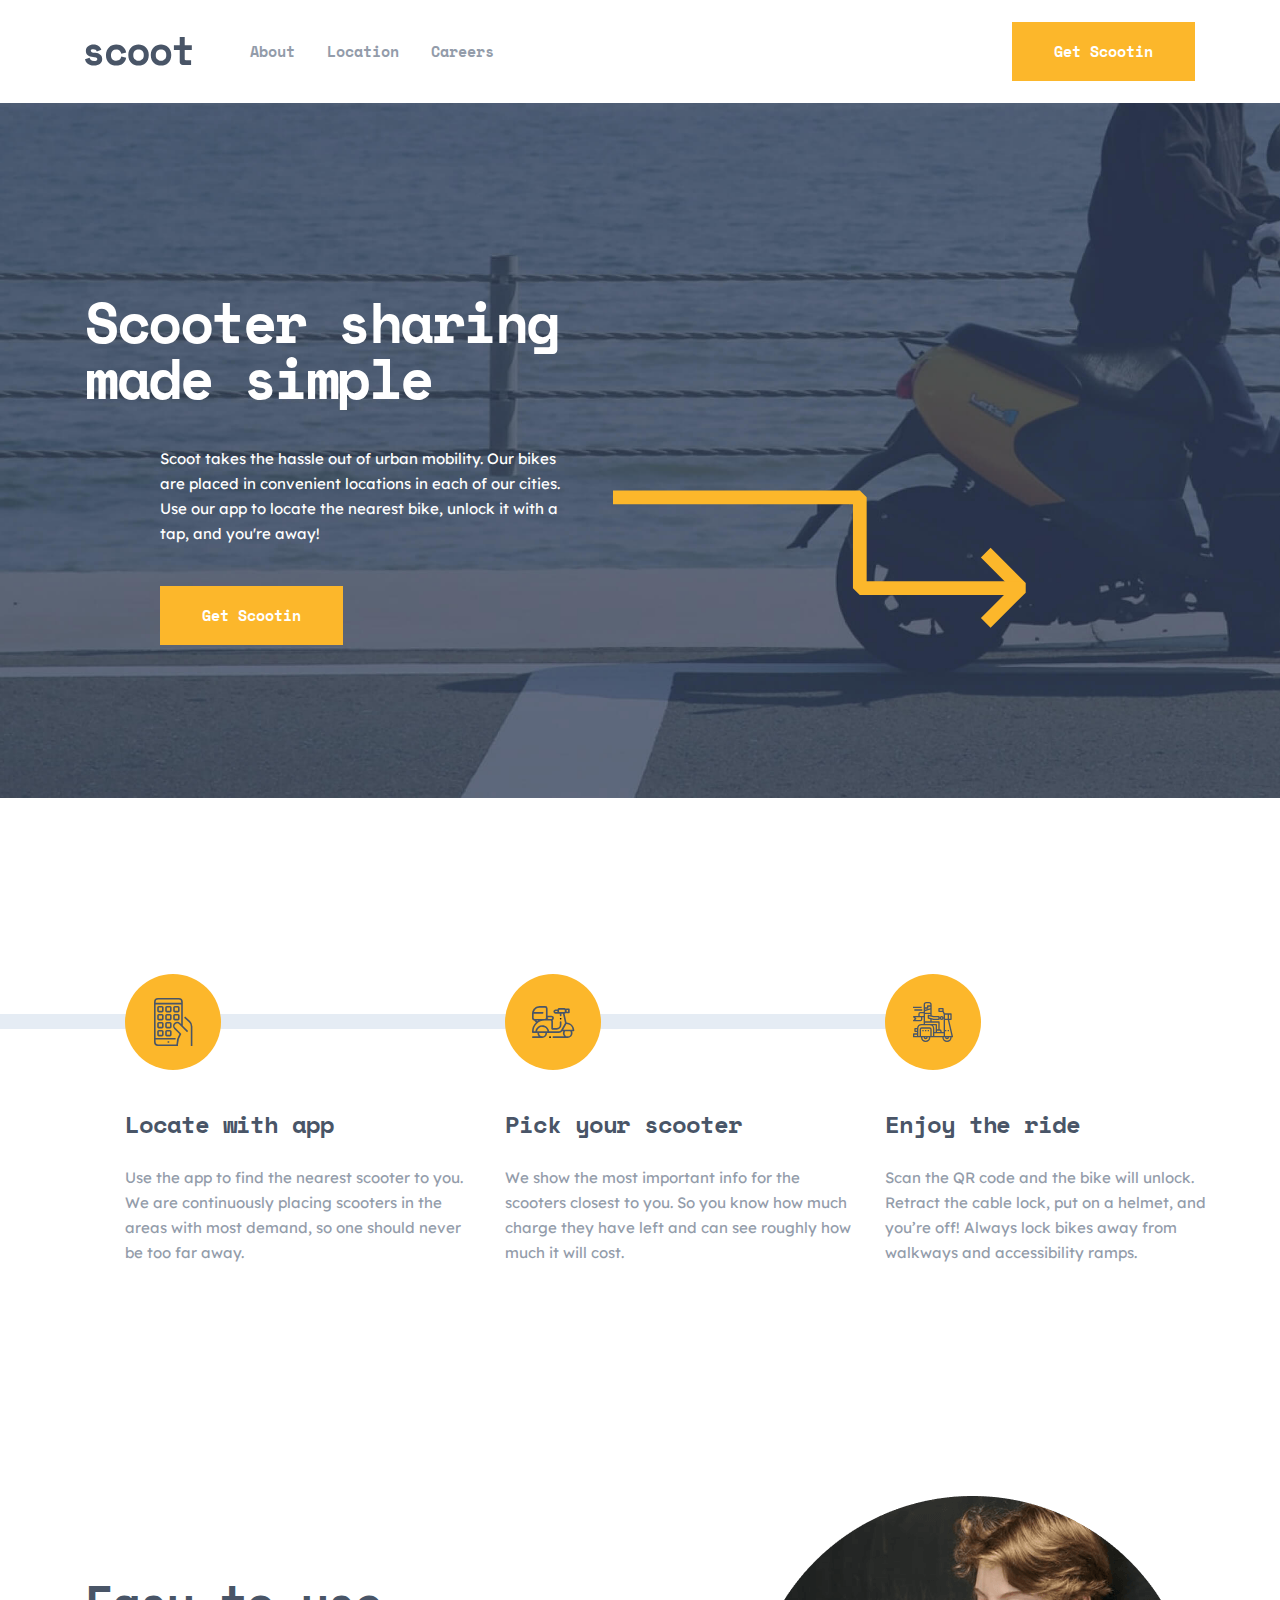
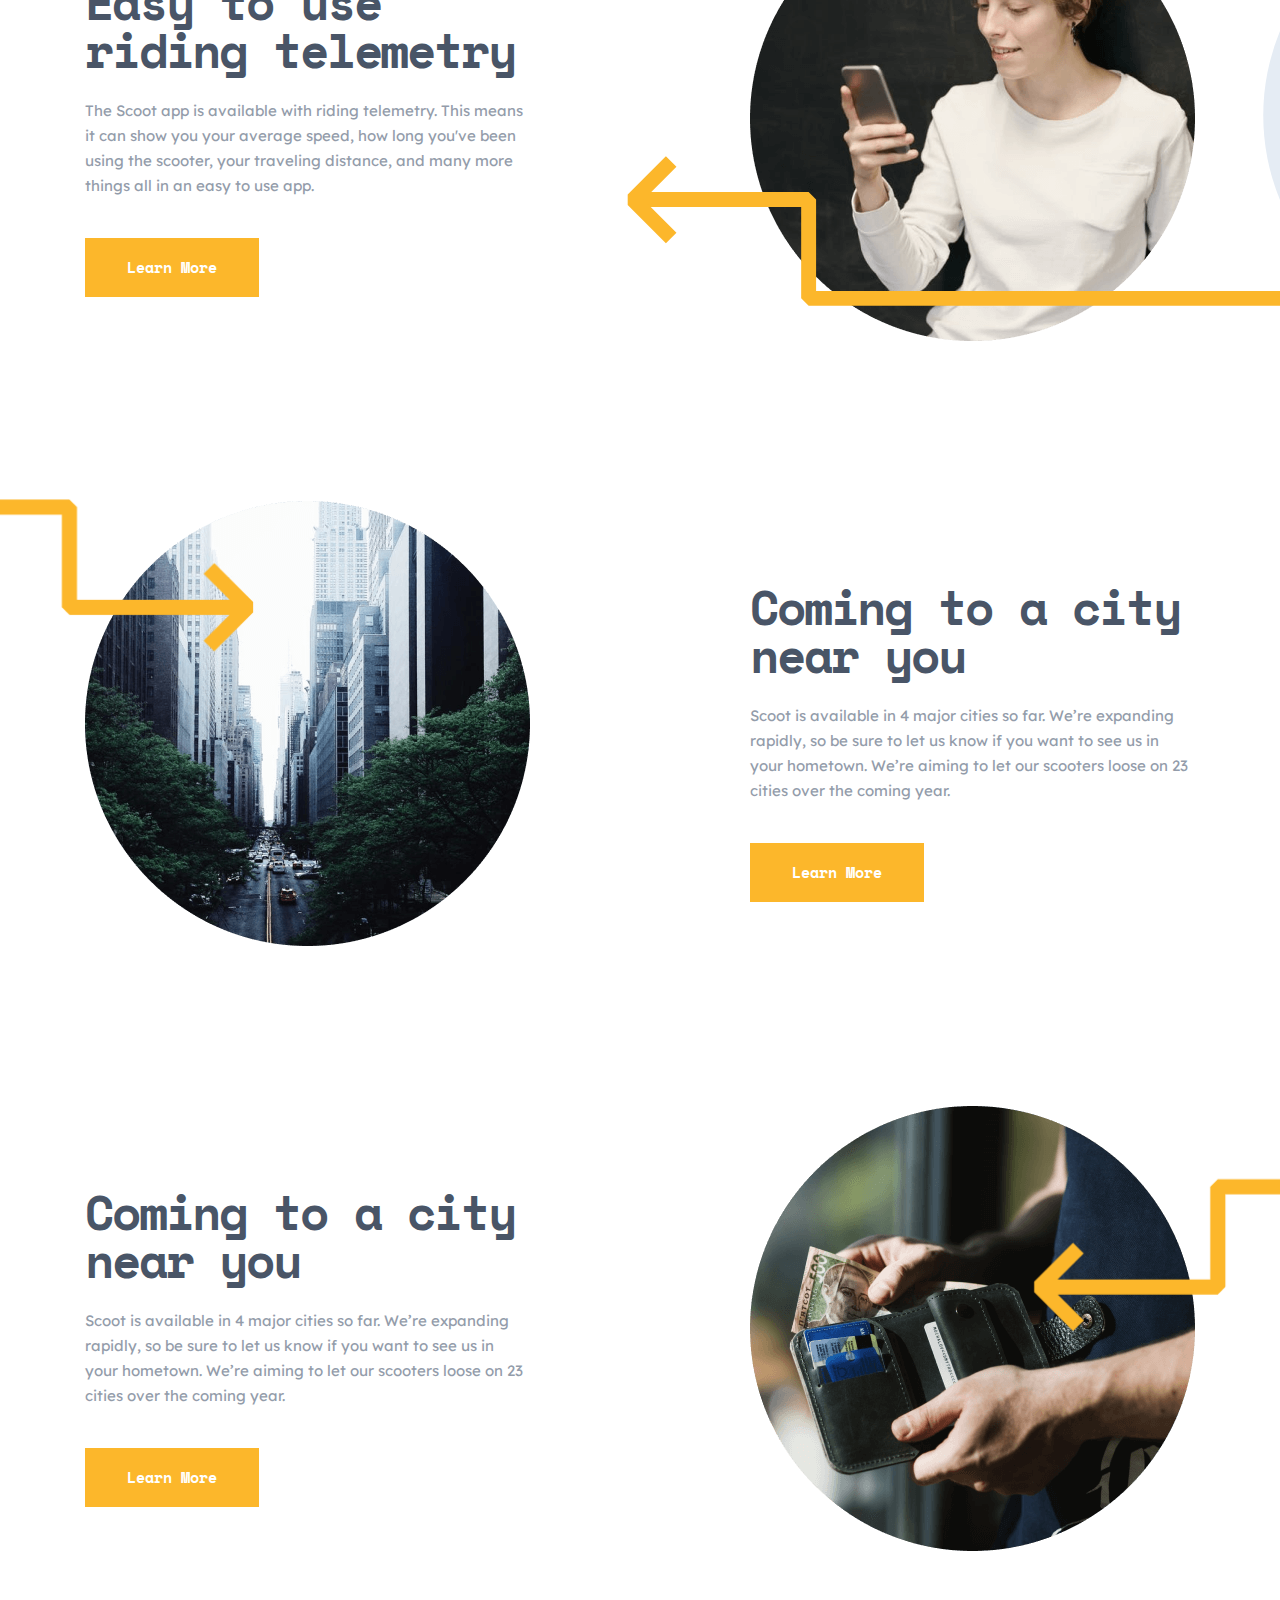
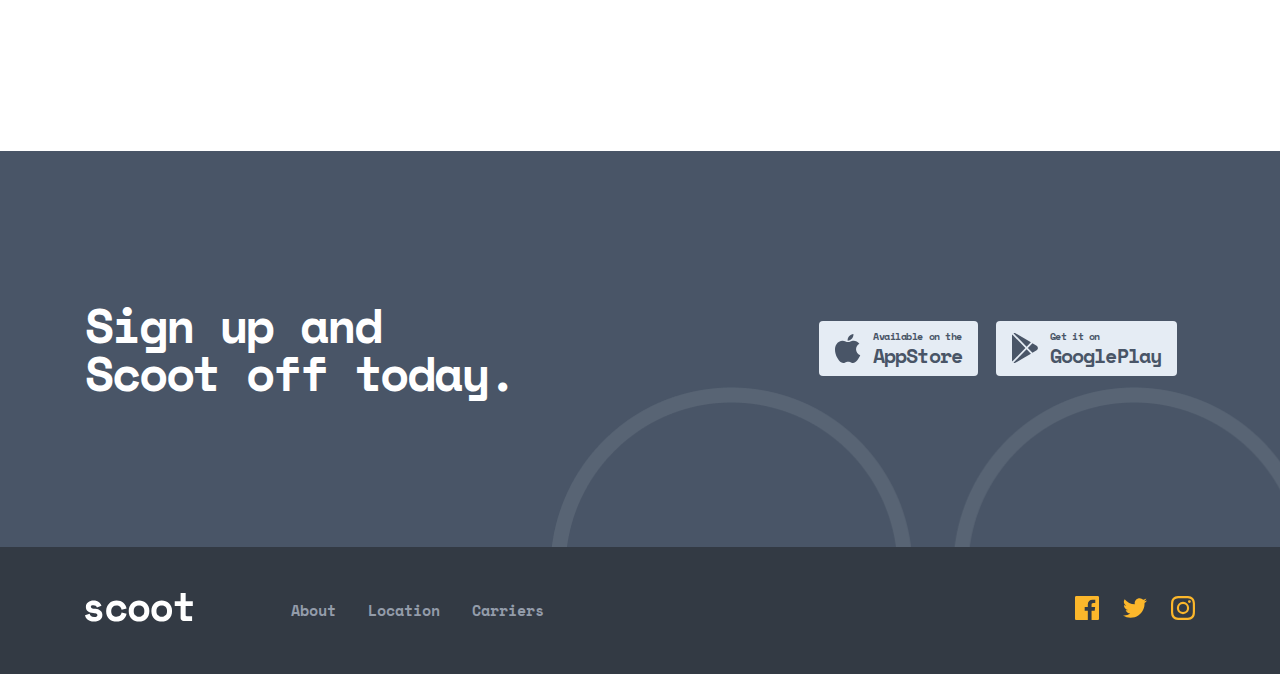
<file: index.html>
<!DOCTYPE html>
<html lang="en">

<head>
  <meta charset="UTF-8">
  <meta http-equiv="X-UA-Compatible" content="IE=edge">
  <meta name="viewport" content="width=device-width, initial-scale=1.0">
  <title>Scoot</title>
  <link rel="stylesheet" href="./css/normalize.css">
  <link rel="stylesheet" href="./css/main.min.css">
  <!-- <link rel="stylesheet" href="./css/main.css"> -->
</head>

<body>
  
  
  
  <!-- SITE HEADER START -->
  
  <header class="site-header">
    
    <div class="container">
      
      <div class="site-header__wrapper">
        
        <div class="site-header__left">
          
          <a href="./index.html" class="logo">
            <img src="./images/scoot.svg" alt="Logo" width="107" height="29">
          </a>
          
          <nav class="site-header__nav">
            <ul class="site-header__list">
              <li class="site-header__item">
                <a href="./about.html" class="site-header__link">About
                </a>
              </li>
              <li class="site-header__item">
                <a href="./location.html" class="site-header__link">Location
                </a>
              </li>
              <li class="site-header__item">
                <a href="./job.html" class="site-header__link">Careers
                </a>
              </li>
            </ul>
          </nav>
        </div>
        <a href="#" class="site-header__btn  site-btns">Get Scootin</a>
      </div>
    </div>
    
  </header>
  
  <!-- SITE HEADER END -->
  
  
  <!-- SITE MAIN START -->
  <main class="site-main">
    
    <section class="hero">
      <div class="container">
        <div class="hero__wrapper">
          <div class="hero__heading">
            <h1 class="hero__title">
              Scooter sharing made simple
            </h1>
          </div>
          
          
          <div class="hero__desc">
            <p class="hero__text">
              Scoot takes the hassle out of urban mobility. Our bikes are placed in convenient locations in each of our
              cities. Use our app to locate the nearest bike, unlock it with a tap, and you're away!
            </p>
            <a href="#" class="site-btns hero__btn">Get Scootin</a>
          </div>
          
        </div>
      </div>
      
    </section>
    
    <section class="service">
      <div class="container">
        <ol class="service__list">
          <li class="service__item">
            <h3 class="service__title">
              Locate with app
            </h3>
            <div class="service__box">
              <p class="service__text">
                Use the app to find the nearest scooter to you. We are continuously placing scooters in the areas with
                most demand, so one should never be too far away.
              </p>
            </div>
          </li>
          <li class="service__item">
            <h3 class="service__title">
              Pick your scooter
            </h3>
            <div class="service__box">
              <p class="service__text">
                We show the most important info for the scooters closest to you. So you know how much charge they have
                left and can see roughly how much it will cost.
              </p>
            </div>
          </li>
          <li class="service__item">
            <h3 class="service__title">
              Enjoy the ride
            </h3>
            <div class="service__box">
              <p class="service__text">
                Scan the QR code and the bike will unlock. Retract the cable lock, put on a helmet, and you’re off!
                Always lock bikes away from walkways and accessibility ramps.
              </p>
            </div>
          </li>
        </ol>
      </div>
    </section>
    
    <section class="stages">
      <div class="container">
        <ul class="stages__list">
          <li class="stages__item">
            <div class="stages__box">
              <h2 class="stages__title">
                Easy to use
                riding telemetry
              </h2>
              <p class="stages__text">
                The Scoot app is available with riding telemetry. This means it can show you your average speed, how
                long you've been using the scooter, your traveling distance, and many more things all in an easy to use
                app.
              </p>
              <a href="#" class="site-btns">Learn More</a>
            </div>
            <div class="stages__img-box">
              <img src="./images/riding.png" width="445" height="445" alt="Girl use phone">
            </div>
            
          </li>
          
          <li class="stages__item">
            <div class="stages__img-box">
              <img src="./images/city.png" width="445" height="445" alt="Girl use phone">
            </div>
            <div class="stages__box">
              <h2 class="stages__title">
                Coming to a city near you
              </h2>
              <p class="stages__text">
                Scoot is available in 4 major cities so far. We’re expanding rapidly, so be sure to let us know if you
                want to see us in your hometown. We’re aiming to let our scooters loose on 23 cities over the coming
                year.
              </p>
              <a href="#" class="site-btns">Learn More</a>
            </div>
            
            
          </li>
          
          <li class="stages__item">
            <div class="stages__box">
              <h2 class="stages__title">
                Coming to a city near you
              </h2>
              <p class="stages__text">
                Scoot is available in 4 major cities so far. We’re expanding rapidly, so be sure to let us know if you
                want to see us in your hometown. We’re aiming to let our scooters loose on 23 cities over the coming
                year.
              </p>
              <a href="#" class="site-btns">Learn More</a>
            </div>
            <div class="stages__img-box">
              <img src="./images/payment.png" width="445" height="445" alt="Girl use phone">
            </div>
            
          </li>
          
        </ul>
        
      </div>
    </section>
  </main>
  
  <!-- SITE MAIN END -->
  
  <!-- SITE FOOTER START -->
  <footer class="site-footer footer">
    
    <div class="footer__all">
      <div class="container">
        <div class="footer__box-right">
          
          <div class="footer-text">
            <p class="footer__title">
              Sign up and Scoot off today.
            </p>
          </div>
          
          <div class="footer__left">

            <a href="https://www.apple.com/uz/app-store/" target="blank">
              <div class="footer__market">
                <img class="footer__brand" src="./images/apple.svg" alt="apple" width="26" height="26">
                
                <div class="footer__logos">
                  <span class="footer__icon-text">Available on the</span>
                  <span class="footer__icon-title">AppStore</span>
                </div>
              </div>
            </a>
            
            <a href="https://play.google.com/store/games" target="blank">
              <div class="footer__market">
                <img class="footer__brand" src="./images/googleplay.svg" alt="apple" width="26" height="26">
                
                <div class="footer__logos">
                  <span class="footer__icon-text">Get it on</span>
                  <span class="footer__icon-title">GooglePlay</span>
                </div>
                
              </div>
            </a>
            
            
            
          </div>
          
          
          
        </div>
      </div>
    </div>
    
    <div class="footer__bottom">
      <div class="container">

        <div class="footer__wrapper">
        
          <div class="footer__left-items">
            
            <a href="./index.html" class="logo">
              <svg width="108" height="29" fill="none" xmlns="http://www.w3.org/2000/svg"><path fill-rule="evenodd" clip-rule="evenodd" d="M107.097 23.2V28h-8.4c-.907 0-1.647-.293-2.22-.88-.573-.587-.86-1.333-.86-2.24V12.96h-5.88v-4.8h5.88V0h5.04v8.16h7.16v4.8h-7.16V22c0 .8.36 1.2 1.08 1.2h5.36ZM9.12 28.56c2.613 0 4.64-.587 6.08-1.76 1.44-1.173 2.16-2.747 2.16-4.72v-.24c0-1.787-.64-3.18-1.92-4.18-1.28-1-2.933-1.607-4.96-1.82-1.76-.187-2.973-.42-3.64-.7-.667-.28-1-.74-1-1.38 0-.453.213-.833.64-1.14.427-.307 1.067-.46 1.92-.46.933 0 1.693.207 2.28.62.587.413 1 .98 1.24 1.7l4.56-1.84a8.832 8.832 0 0 0-.92-1.74c-.4-.6-.92-1.147-1.56-1.64-.64-.493-1.42-.893-2.34-1.2-.92-.307-2.007-.46-3.26-.46-.96 0-1.893.133-2.8.4a7.473 7.473 0 0 0-2.4 1.18 6.193 6.193 0 0 0-1.68 1.9c-.427.747-.64 1.613-.64 2.6v.24c0 1.893.66 3.327 1.98 4.3 1.32.973 3.1 1.553 5.34 1.74.827.08 1.513.187 2.06.32.547.133.98.3 1.3.5.32.2.54.413.66.64.12.227.18.473.18.74 0 .453-.233.873-.7 1.26-.467.387-1.327.58-2.58.58-1.413 0-2.46-.32-3.14-.96-.68-.64-1.127-1.387-1.34-2.24L0 22.32c.133.693.393 1.407.78 2.14.387.733.94 1.4 1.66 2 .72.6 1.627 1.1 2.72 1.5 1.093.4 2.413.6 3.96.6Zm22.454 0c2.827 0 5.087-.72 6.78-2.16 1.694-1.44 2.767-3.333 3.22-5.68l-4.96-1.24c-.24 1.307-.766 2.347-1.58 3.12-.813.773-1.993 1.16-3.54 1.16-.72 0-1.4-.113-2.04-.34a4.705 4.705 0 0 1-1.68-1.02c-.48-.453-.86-1.02-1.14-1.7-.28-.68-.42-1.46-.42-2.34v-.24c0-.88.14-1.673.42-2.38.28-.707.66-1.307 1.14-1.8a5.006 5.006 0 0 1 1.68-1.14 5.25 5.25 0 0 1 2.04-.4c1.547 0 2.747.427 3.6 1.28.854.853 1.36 1.867 1.52 3.04l4.96-1.28c-.453-2.347-1.54-4.24-3.26-5.68-1.72-1.44-3.966-2.16-6.74-2.16-1.44 0-2.793.24-4.06.72a9.726 9.726 0 0 0-3.32 2.08c-.946.907-1.686 2-2.22 3.28-.533 1.28-.8 2.72-.8 4.32v.48c0 1.6.267 3.027.8 4.28.534 1.253 1.267 2.307 2.2 3.16.934.853 2.034 1.507 3.3 1.96 1.267.453 2.634.68 4.1.68Zm26.355-.68c-1.24.453-2.54.68-3.9.68-1.36 0-2.66-.227-3.9-.68a9.996 9.996 0 0 1-3.3-1.98c-.96-.867-1.72-1.933-2.28-3.2-.56-1.267-.84-2.727-.84-4.38v-.48c0-1.627.28-3.073.84-4.34.56-1.267 1.32-2.34 2.28-3.22a9.827 9.827 0 0 1 3.3-2c1.24-.453 2.54-.68 3.9-.68 1.36 0 2.66.227 3.9.68a9.827 9.827 0 0 1 3.3 2c.96.88 1.72 1.953 2.28 3.22.56 1.267.84 2.713.84 4.34v.48c0 1.653-.28 3.113-.84 4.38-.56 1.267-1.32 2.333-2.28 3.2a9.996 9.996 0 0 1-3.3 1.98Zm-3.9-4.12c-.72 0-1.4-.12-2.04-.36a4.95 4.95 0 0 1-1.68-1.04 4.911 4.911 0 0 1-1.14-1.66c-.28-.653-.42-1.393-.42-2.22v-.8c0-.827.14-1.567.42-2.22.28-.653.66-1.207 1.14-1.66a4.95 4.95 0 0 1 1.68-1.04c.64-.24 1.32-.36 2.04-.36s1.4.12 2.04.36c.64.24 1.2.587 1.68 1.04.48.453.86 1.007 1.14 1.66.28.653.42 1.393.42 2.22v.8c0 .827-.14 1.567-.42 2.22a4.911 4.911 0 0 1-1.14 1.66c-.48.453-1.04.8-1.68 1.04-.64.24-1.32.36-2.04.36Zm26.594 4.12c-1.24.453-2.54.68-3.9.68-1.36 0-2.66-.227-3.9-.68a9.996 9.996 0 0 1-3.3-1.98c-.96-.867-1.72-1.933-2.28-3.2-.56-1.267-.84-2.727-.84-4.38v-.48c0-1.627.28-3.073.84-4.34.56-1.267 1.32-2.34 2.28-3.22a9.827 9.827 0 0 1 3.3-2c1.24-.453 2.54-.68 3.9-.68 1.36 0 2.66.227 3.9.68a9.827 9.827 0 0 1 3.3 2c.96.88 1.72 1.953 2.28 3.22.56 1.267.84 2.713.84 4.34v.48c0 1.653-.28 3.113-.84 4.38-.56 1.267-1.32 2.333-2.28 3.2a9.996 9.996 0 0 1-3.3 1.98Zm-3.9-4.12c-.72 0-1.4-.12-2.04-.36a4.95 4.95 0 0 1-1.68-1.04 4.911 4.911 0 0 1-1.14-1.66c-.28-.653-.42-1.393-.42-2.22v-.8c0-.827.14-1.567.42-2.22.28-.653.66-1.207 1.14-1.66a4.95 4.95 0 0 1 1.68-1.04c.64-.24 1.32-.36 2.04-.36s1.4.12 2.04.36c.64.24 1.2.587 1.68 1.04.48.453.86 1.007 1.14 1.66.28.653.42 1.393.42 2.22v.8c0 .827-.14 1.567-.42 2.22a4.911 4.911 0 0 1-1.14 1.66c-.48.453-1.04.8-1.68 1.04-.64.24-1.32.36-2.04.36Z" fill="#fff"/></svg>
            </a>
            
            <nav class="footer__nav">
              <ul class="footer__list">
                <li class="footer__item">
                  <a href="./about.html" class="footer__link">About
                  </a>
                </li>

                <li class="footer__item">
                  <a href="./location.html" class="footer__link">Location
                  </a>
                </li>

                <li class="footer__item">
                  <a href="./job.html" class="footer__link">Carriers
                  </a>
                </li>
              </ul>
            </nav>

            <ul class="footer__socials social">

              <li class="social__item">
                <a href="#" target="blank" class="social__link">
                  <svg width="24" height="24" fill="none" xmlns="http://www.w3.org/2000/svg"><path d="M22.675 0H1.325C.593 0 0 .593 0 1.325v21.351C0 23.407.593 24 1.325 24H12.82v-9.294H9.692v-3.622h3.128V8.413c0-3.1 1.893-4.788 4.659-4.788 1.325 0 2.463.099 2.795.143v3.24l-1.918.001c-1.504 0-1.795.715-1.795 1.763v2.313h3.587l-.467 3.622h-3.12V24h6.116c.73 0 1.323-.593 1.323-1.325V1.325C24 .593 23.407 0 22.675 0Z" fill="currentColor"/></svg>
                </a>
              </li>

              <li class="social__item">
                <a href="#" target="blank" class="social__link">
                  <svg width="24" height="20" fill="none" xmlns="http://www.w3.org/2000/svg"><path d="M24 2.557a9.83 9.83 0 0 1-2.828.775A4.932 4.932 0 0 0 23.337.608a9.864 9.864 0 0 1-3.127 1.195A4.916 4.916 0 0 0 16.616.248c-3.179 0-5.515 2.966-4.797 6.045A13.978 13.978 0 0 1 1.671 1.149a4.93 4.93 0 0 0 1.523 6.574 4.903 4.903 0 0 1-2.229-.616c-.054 2.281 1.581 4.415 3.949 4.89a4.935 4.935 0 0 1-2.224.084 4.928 4.928 0 0 0 4.6 3.419A9.9 9.9 0 0 1 0 17.54a13.94 13.94 0 0 0 7.548 2.212c9.142 0 14.307-7.721 13.995-14.646A10.025 10.025 0 0 0 24 2.557Z" fill="currentColor"/></svg>
                </a>
              </li>

              <li class="social__item">
                <a href="#" target="blank" class="social__link">
                  <svg width="24" height="24" fill="none" xmlns="http://www.w3.org/2000/svg"><path fill-rule="evenodd" clip-rule="evenodd" d="M12 0C8.741 0 8.333.014 7.053.072 2.695.272.273 2.69.073 7.052.014 8.333 0 8.741 0 12c0 3.259.014 3.668.072 4.948.2 4.358 2.618 6.78 6.98 6.98C8.333 23.986 8.741 24 12 24c3.259 0 3.668-.014 4.948-.072 4.354-.2 6.782-2.618 6.979-6.98.059-1.28.073-1.689.073-4.948 0-3.259-.014-3.667-.072-4.947-.196-4.354-2.617-6.78-6.979-6.98C15.668.014 15.259 0 12 0Zm0 2.163c3.204 0 3.584.012 4.85.07 3.252.148 4.771 1.691 4.919 4.919.058 1.265.069 1.645.069 4.849 0 3.205-.012 3.584-.069 4.849-.149 3.225-1.664 4.771-4.919 4.919-1.266.058-1.644.07-4.85.07-3.204 0-3.584-.012-4.849-.07-3.26-.149-4.771-1.699-4.919-4.92-.058-1.265-.07-1.644-.07-4.849 0-3.204.013-3.583.07-4.849.149-3.227 1.664-4.771 4.919-4.919 1.266-.057 1.645-.069 4.849-.069ZM5.838 12a6.162 6.162 0 1 1 12.324 0 6.162 6.162 0 0 1-12.324 0ZM12 16a4 4 0 1 1 0-8 4 4 0 0 1 0 8Zm4.965-10.405a1.44 1.44 0 1 1 2.881.001 1.44 1.44 0 0 1-2.881-.001Z" fill="currentColor"/></svg>
                </a>
              </li>

            </ul>

          </div>
          

        </div>

      </div>
    </div>
    
    
  </footer>
  <!-- SITE FOOTER END -->
  
</body>

</html>
</file>
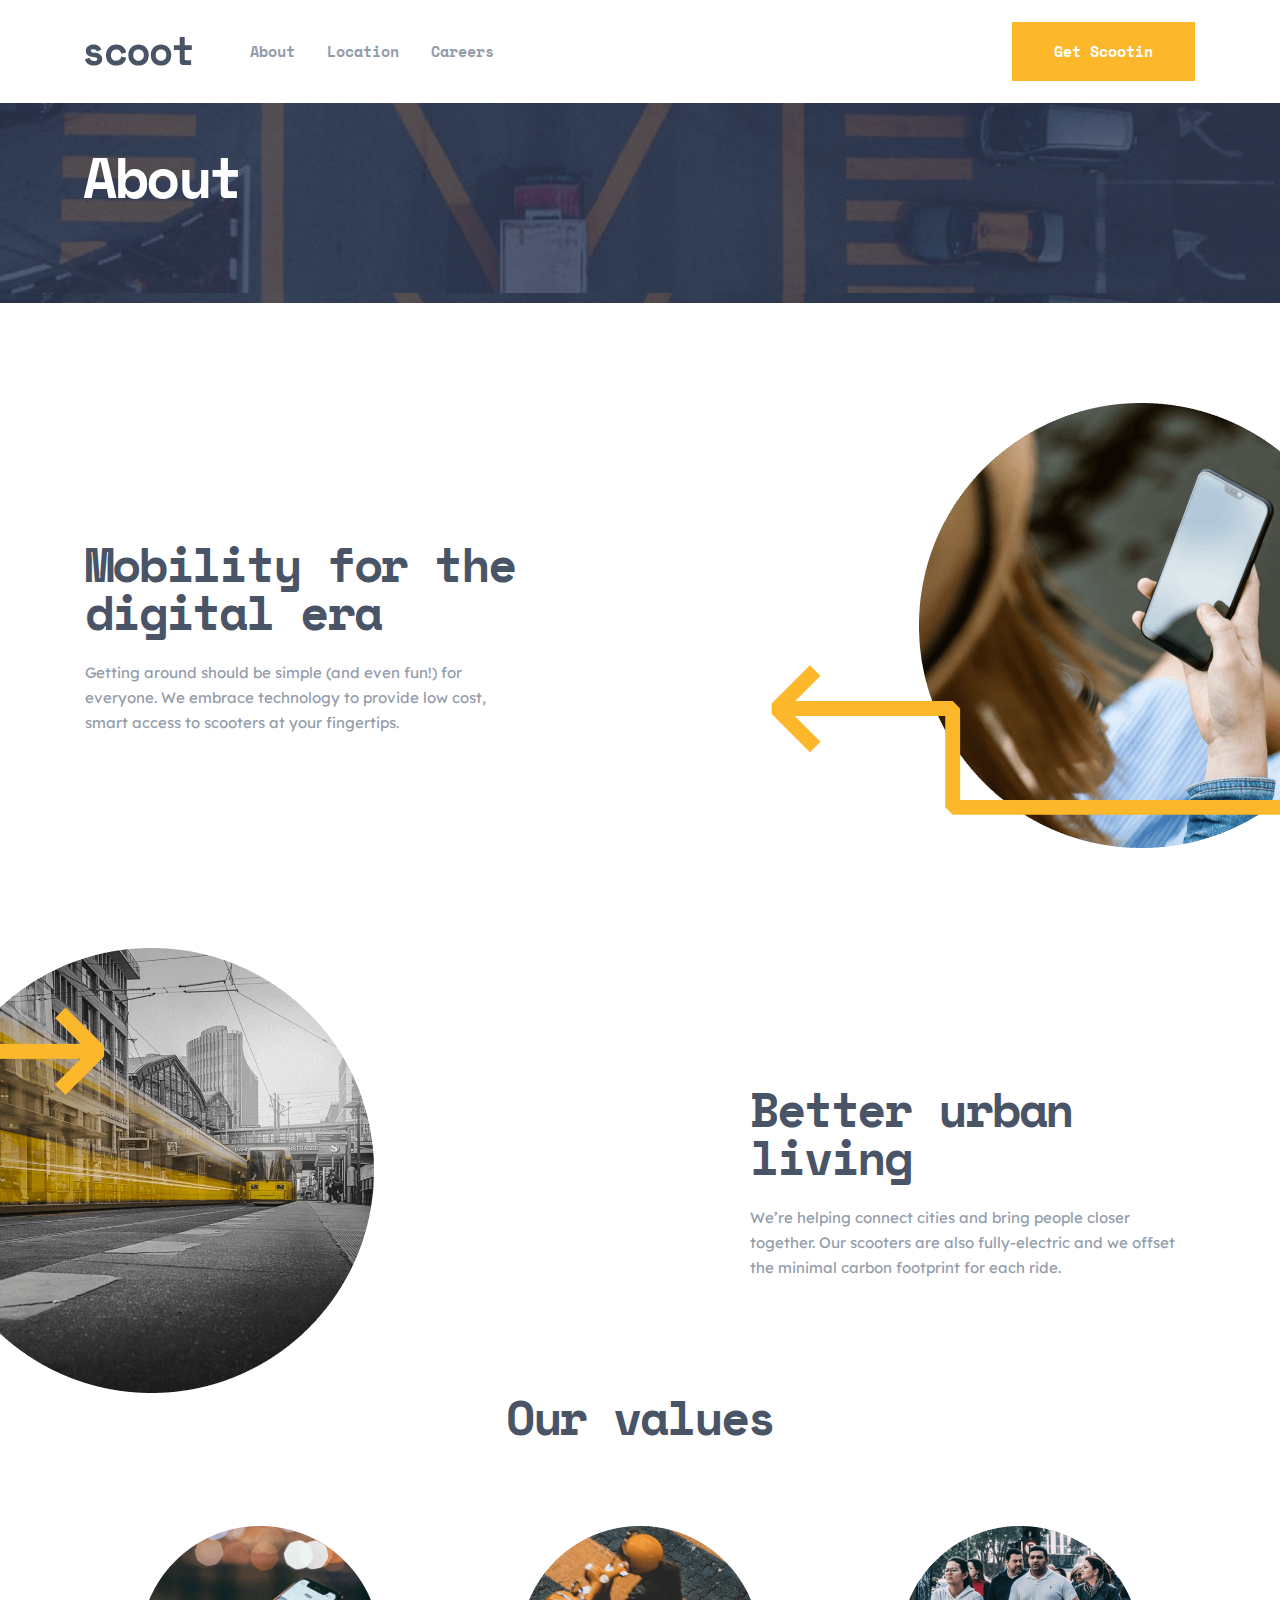
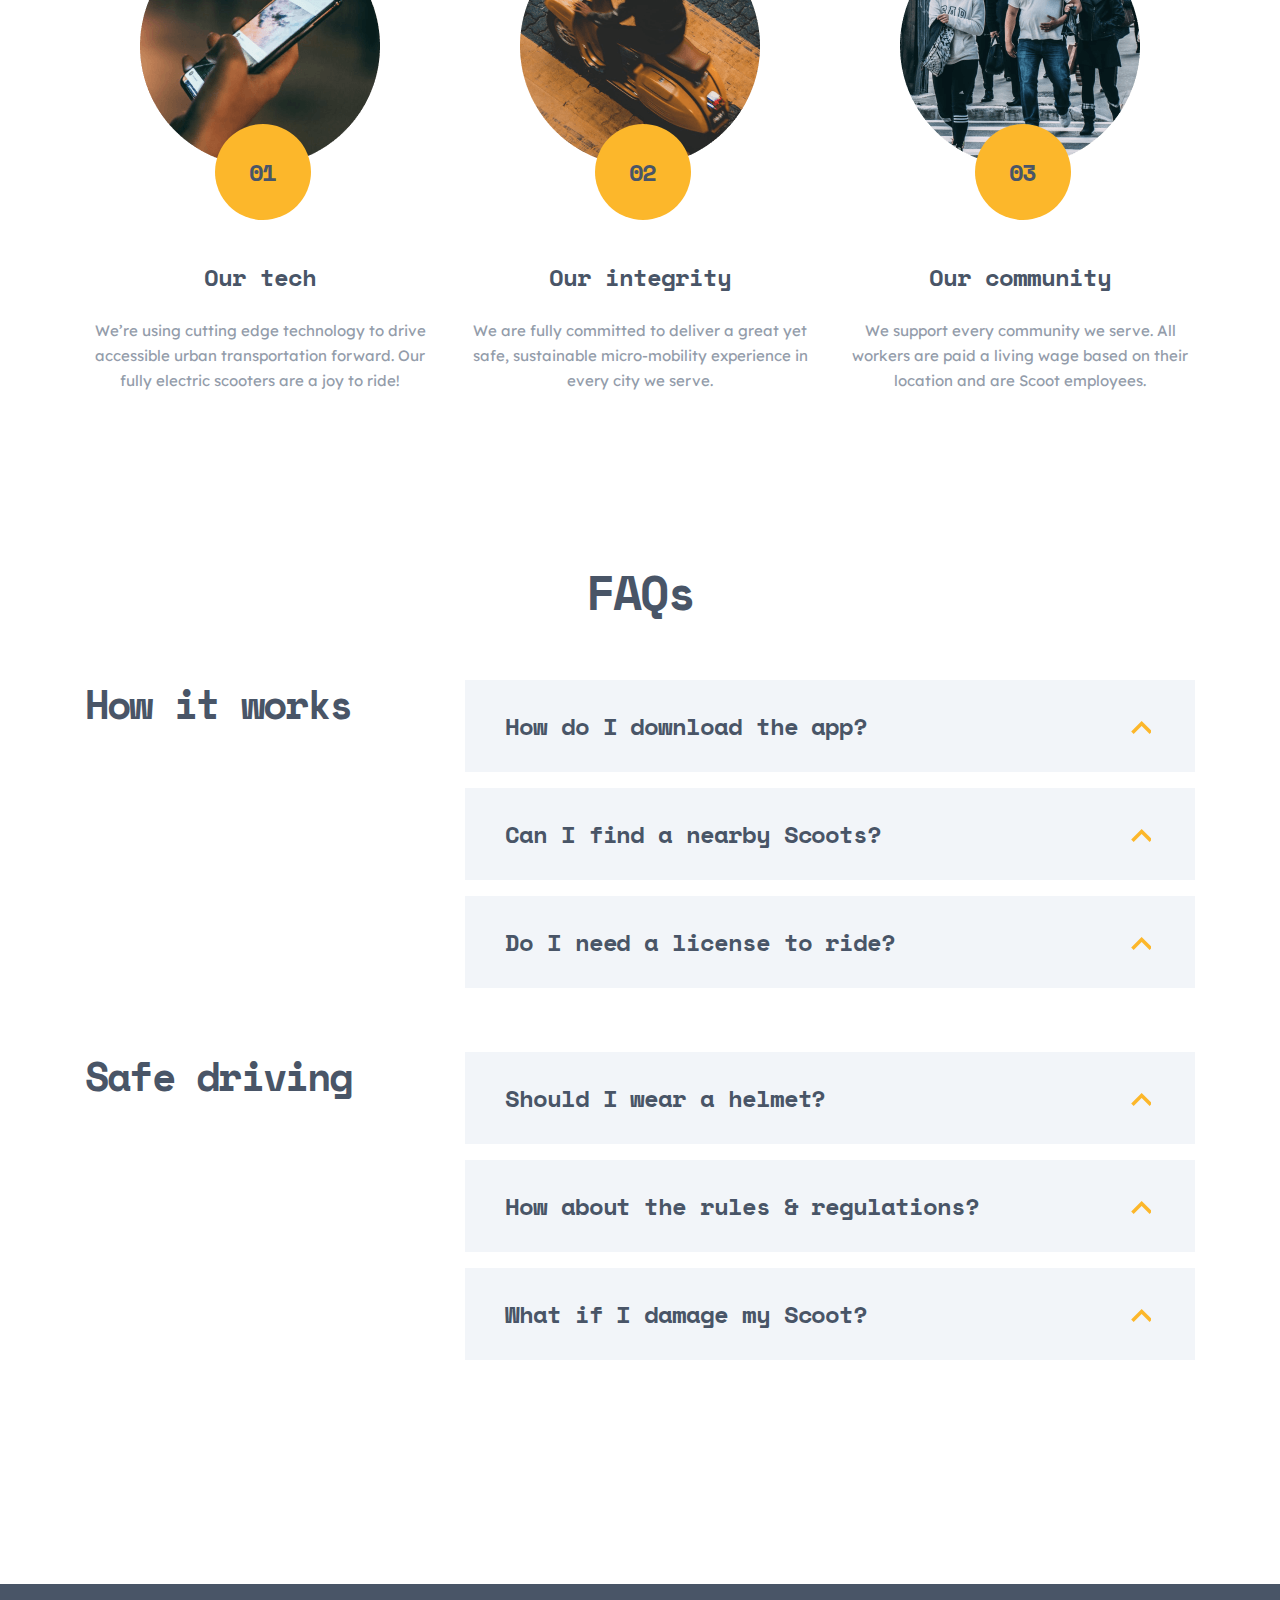
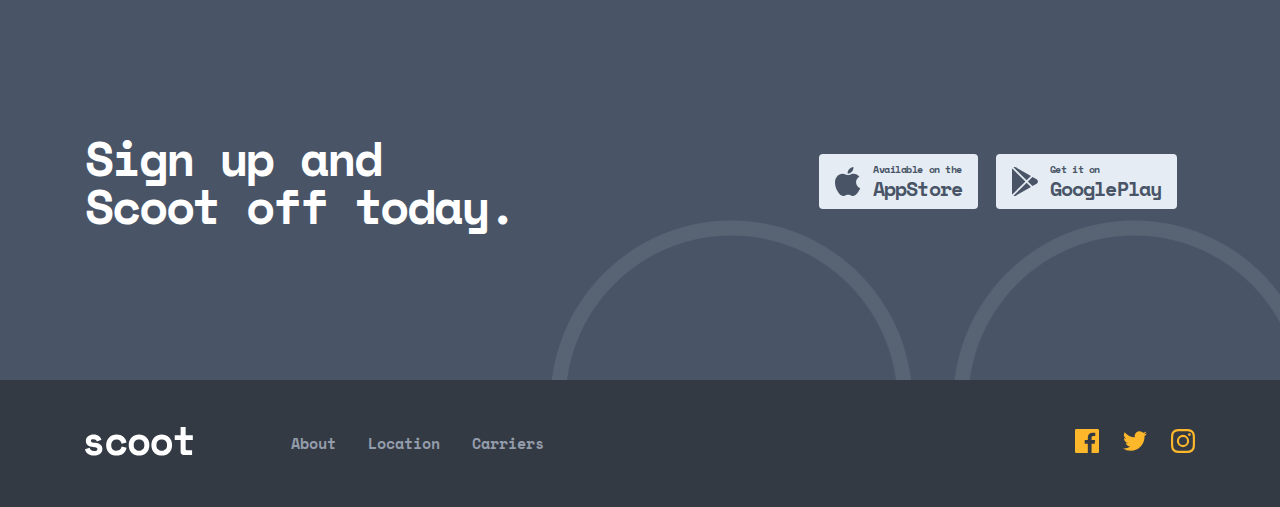
<file: about.html>
<!DOCTYPE html>
<html lang="en">
<head>
  <meta charset="UTF-8">
  <meta http-equiv="X-UA-Compatible" content="IE=edge">
  <meta name="viewport" content="width=device-width, initial-scale=1.0">
  <title>Scoot</title>
  <link rel="stylesheet" href="./css/normalize.css">
  <link rel="stylesheet" href="./css/main.min.css">
  <!-- <link rel="stylesheet" href="./css/main.css"> -->
</head>
<body>



  <!-- SITE HEADER START -->

  <header class="site-header">
    
    <div class="container">
      
      <div class="site-header__wrapper">
        <div class="site-header__left">
          <a href="./index.html" class="logo">
            <img
             src="./images/scoot.svg"
             alt="Logo"
             width="107"
             height="29"
             >
          </a>
          <nav class="site-header__nav">
            <ul class="site-header__list">
              <li class="site-header__item">
                <a href="./about.html" class="site-header__link">About
                </a>
              </li>
              <li class="site-header__item">
                <a href="./location.html" class="site-header__link">Location
                </a>
              </li>
              <li class="site-header__item">
                <a href="./job.html" class="site-header__link">Careers
                </a>
              </li>
            </ul>
          </nav>
        </div>
        <a href="#" class="site-header__btn  site-btns">Get Scootin</a>
      </div>
    </div>
    
  </header>

  <!-- SITE HEADER END -->
  <!-- SITE MAIN START -->
  <main class="site-main">

    <!-- start- about section -->

    <section class="about-hero">
        <div class="about-top-box">
            <h2 class="about-top-box__title"> 
                About
            </h2>
        </div>
        <div class="container">
            <ul class="about-all-box">
                <li class="about-box">
                    <div class="about-box__title-text">
                        <h2 class="about-box__title">
                            Mobility for the digital era
                        </h2>
                        <p class="about-box__text">
                            Getting around should be simple (and even fun!) for everyone. We embrace technology to provide low cost, smart access to scooters at your fingertips.
                        </p>
                    </div>
                    <span class="about-box__img-box">
                        <img class="about-box__img" src="./images/mobility-img.png" width="445" height="445"
                        srcset="./images/mobility-img.png 1x, ./images/mobility-img@2x.png 2x"
                        alt="Girl use phone">
                    </span>
     
                </li>
                <li class="about-box">
                    <span class="about-box__img-box about-box__img-box--active ">
                        <img class="about-box__img" src="./images/yellow-bus.png" width="445" height="445"
                        srcset="./images/yellow-bus.png 1x, ./images/yellow-bus@2x.png 2x"
                        alt="Girl use phone">
                    </span>
                    <div class="about-box__title-text">
                        <h2 class="about-box__title">
                            Better urban living
                        </h2>
                        <p class="about-box__text">
                            We’re helping connect cities and bring people closer together. Our scooters are also fully-electric and we offset the minimal carbon footprint for each ride.
                        </p>
                    </div>
       
     
                </li>
            </ul>

        </div>
    </section>

    <!-- end- about section -->


    <!-- start our values section -->
    <section class="our-section">
        <div class="container">
            <div class="our-box">
                <h2 class="our-box__title">
                    Our values
                </h2>

                <ul class="our-box__list">
                    <li class="our-box__list-item">   
                        <img class="our-box__img" src="./images/our-team-bg-img.png" width="240" height="240"
                        srcset="./images/our-team-bg-img.png 1x, ./images/our-team-bg-img@2x.png 2x"
                        alt="Person use phone">
                        
                        <span class="our-box__img-bottom our-img-bottom">
                                01
                        </span>
                        
                        <h3 class="our-box__list-title">
                            Our tech
                        </h3>
                        <p class="our-box__list-text">
                            We’re using cutting edge technology to drive accessible urban transportation forward. Our fully electric scooters are a joy to ride!
                        </p>
                    </li>
                    <li class="our-box__list-item">   
                        <img class="our-box__img" src="./images/our-integrity-bg-img.png" width="240" height="240"
                        srcset="./images/our-integrity-bg-img.png 1x, ./images/our-integrity-bg-img@2x.png 2x"
                        alt="Person use phone">
                        
                        <span class="our-box__img-bottom our-img-bottom">
                                02
                        </span>
                        
                        <h3 class="our-box__list-title">
                            Our integrity
                        </h3>
                        <p class="our-box__list-text">
                            We are fully committed to deliver a great yet safe, sustainable micro-mobility experience in every city we serve.
                        </p>
                    </li>
                    <li class="our-box__list-item">   
                        <img class="our-box__img" src="./images/our-community-bg-img.png" width="240" height="240"
                        srcset="./images/our-community-bg-img.png 1x, ./images/our-community-bg-img@2x.png 2x"
                        alt="Person use phone">
                        
                        <span class="our-box__img-bottom our-img-bottom">
                                03
                        </span>
                        
                        <h3 class="our-box__list-title">
                            Our community
                        </h3>
                        <p class="our-box__list-text">
                            We support every community we serve. All workers are paid a living wage based on their location and are Scoot employees.
                        </p>
                    </li>

                </ul>
            </div>
        </div>
    </section>
    <!-- end our values section -->

    <!-- start faqS sections -->
    <section class="faqS-section">
        <div class="container">
            <div class="faqS-box">
                <h2 class="faqS-box__title">
                    FAQs
                </h2>
                <div class="faqS-box__detils faqs-det">
                    <h3 class="faqs-det-title">
                        How it works
                    </h3>
                    <div class="faqs-det__place">
                        <details class="faqs-det__box"> 
                            <summary class="faqs-det__summ">How do I download the app?</summary>
                            <p class="faqs-det__text">
                                To download the Scoot app, you can search “Scoot” in both the App and Google Play stores. An even simpler way to do it would be to click the relevant link at the bottom of this page and you’ll be re-directed to the correct page.
                            </p>
                        </details>
                        <details class="faqs-det__box"> 
                            <summary class="faqs-det__summ">Can I find a nearby Scoots?</summary>
                            <p class="faqs-det__text">
                                To download the Scoot app, you can search “Scoot” in both the App and Google Play stores. An even simpler way to do it would be to click the relevant link at the bottom of this page and you’ll be re-directed to the correct page.
                            </p>
                        </details>
                        <details class="faqs-det__box"> 
                            <summary class="faqs-det__summ">Do I need a license to ride?</summary>
                            <p class="faqs-det__text">
                                To download the Scoot app, you can search “Scoot” in both the App and Google Play stores. An even simpler way to do it would be to click the relevant link at the bottom of this page and you’ll be re-directed to the correct page.
                            </p>
                        </details>
                    </div>

                </div>
                <div class="faqS-box__detils faqs-det">
                    <h3 class="faqs-det-title">
                        Safe driving
                    </h3>
                    <div class="faqs-det__place">
                        <details class="faqs-det__box"> 
                            <summary class="faqs-det__summ">Should I wear a helmet?</summary>
                            <p class="faqs-det__text">
                                Yes, please do! All cities have different laws. But we strongly strongly strongly recommend always wearing a helmet regardless of the local laws. We like you and we want you to be as safe as possible while Scooting.
                            </p>
                        </details>
                        <details class="faqs-det__box"> 
                            <summary class="faqs-det__summ">How about the rules & regulations?</summary>
                            <p class="faqs-det__text">
                                To download the Scoot app, you can search “Scoot” in both the App and Google Play stores. An even simpler way to do it would be to click the relevant link at the bottom of this page and you’ll be re-directed to the correct page.
                            </p>
                        </details>
                        <details class="faqs-det__box"> 
                            <summary class="faqs-det__summ">What if I damage my Scoot?</summary>
                            <p class="faqs-det__text">
                                To download the Scoot app, you can search “Scoot” in both the App and Google Play stores. An even simpler way to do it would be to click the relevant link at the bottom of this page and you’ll be re-directed to the correct page.
                            </p>
                        </details>
                    </div>

                </div>
            </div>
 
        </div>
    </section>
</main>

  <!-- SITE MAIN END -->

  <!-- SITE FOOTER START -->
  <footer class="site-footer footer">
    
    <div class="footer__all">
      <div class="container">
        <div class="footer__box-right">
          
          <div class="footer-text">
            <p class="footer__title">
              Sign up and Scoot off today.
            </p>
          </div>
          
          <div class="footer__left">

            <a href="https://www.apple.com/uz/app-store/" target="blank">
              <div class="footer__market">
                <img class="footer__brand" src="./images/apple.svg" alt="apple" width="26" height="26">
                
                <div class="footer__logos">
                  <span class="footer__icon-text">Available on the</span>
                  <span class="footer__icon-title">AppStore</span>
                </div>
              </div>
            </a>
            
            <a href="https://play.google.com/store/games" target="blank">
              <div class="footer__market">
                <img class="footer__brand" src="./images/googleplay.svg" alt="apple" width="26" height="26">
                
                <div class="footer__logos">
                  <span class="footer__icon-text">Get it on</span>
                  <span class="footer__icon-title">GooglePlay</span>
                </div>
                
              </div>
            </a>
            
            
            
          </div>
          
          
          
        </div>
      </div>
    </div>
    
    <div class="footer__bottom">
      <div class="container">

        <div class="footer__wrapper">
        
          <div class="footer__left-items">
            
            <a href="./index.html" class="logo">
              <svg width="108" height="29" fill="none" xmlns="http://www.w3.org/2000/svg"><path fill-rule="evenodd" clip-rule="evenodd" d="M107.097 23.2V28h-8.4c-.907 0-1.647-.293-2.22-.88-.573-.587-.86-1.333-.86-2.24V12.96h-5.88v-4.8h5.88V0h5.04v8.16h7.16v4.8h-7.16V22c0 .8.36 1.2 1.08 1.2h5.36ZM9.12 28.56c2.613 0 4.64-.587 6.08-1.76 1.44-1.173 2.16-2.747 2.16-4.72v-.24c0-1.787-.64-3.18-1.92-4.18-1.28-1-2.933-1.607-4.96-1.82-1.76-.187-2.973-.42-3.64-.7-.667-.28-1-.74-1-1.38 0-.453.213-.833.64-1.14.427-.307 1.067-.46 1.92-.46.933 0 1.693.207 2.28.62.587.413 1 .98 1.24 1.7l4.56-1.84a8.832 8.832 0 0 0-.92-1.74c-.4-.6-.92-1.147-1.56-1.64-.64-.493-1.42-.893-2.34-1.2-.92-.307-2.007-.46-3.26-.46-.96 0-1.893.133-2.8.4a7.473 7.473 0 0 0-2.4 1.18 6.193 6.193 0 0 0-1.68 1.9c-.427.747-.64 1.613-.64 2.6v.24c0 1.893.66 3.327 1.98 4.3 1.32.973 3.1 1.553 5.34 1.74.827.08 1.513.187 2.06.32.547.133.98.3 1.3.5.32.2.54.413.66.64.12.227.18.473.18.74 0 .453-.233.873-.7 1.26-.467.387-1.327.58-2.58.58-1.413 0-2.46-.32-3.14-.96-.68-.64-1.127-1.387-1.34-2.24L0 22.32c.133.693.393 1.407.78 2.14.387.733.94 1.4 1.66 2 .72.6 1.627 1.1 2.72 1.5 1.093.4 2.413.6 3.96.6Zm22.454 0c2.827 0 5.087-.72 6.78-2.16 1.694-1.44 2.767-3.333 3.22-5.68l-4.96-1.24c-.24 1.307-.766 2.347-1.58 3.12-.813.773-1.993 1.16-3.54 1.16-.72 0-1.4-.113-2.04-.34a4.705 4.705 0 0 1-1.68-1.02c-.48-.453-.86-1.02-1.14-1.7-.28-.68-.42-1.46-.42-2.34v-.24c0-.88.14-1.673.42-2.38.28-.707.66-1.307 1.14-1.8a5.006 5.006 0 0 1 1.68-1.14 5.25 5.25 0 0 1 2.04-.4c1.547 0 2.747.427 3.6 1.28.854.853 1.36 1.867 1.52 3.04l4.96-1.28c-.453-2.347-1.54-4.24-3.26-5.68-1.72-1.44-3.966-2.16-6.74-2.16-1.44 0-2.793.24-4.06.72a9.726 9.726 0 0 0-3.32 2.08c-.946.907-1.686 2-2.22 3.28-.533 1.28-.8 2.72-.8 4.32v.48c0 1.6.267 3.027.8 4.28.534 1.253 1.267 2.307 2.2 3.16.934.853 2.034 1.507 3.3 1.96 1.267.453 2.634.68 4.1.68Zm26.355-.68c-1.24.453-2.54.68-3.9.68-1.36 0-2.66-.227-3.9-.68a9.996 9.996 0 0 1-3.3-1.98c-.96-.867-1.72-1.933-2.28-3.2-.56-1.267-.84-2.727-.84-4.38v-.48c0-1.627.28-3.073.84-4.34.56-1.267 1.32-2.34 2.28-3.22a9.827 9.827 0 0 1 3.3-2c1.24-.453 2.54-.68 3.9-.68 1.36 0 2.66.227 3.9.68a9.827 9.827 0 0 1 3.3 2c.96.88 1.72 1.953 2.28 3.22.56 1.267.84 2.713.84 4.34v.48c0 1.653-.28 3.113-.84 4.38-.56 1.267-1.32 2.333-2.28 3.2a9.996 9.996 0 0 1-3.3 1.98Zm-3.9-4.12c-.72 0-1.4-.12-2.04-.36a4.95 4.95 0 0 1-1.68-1.04 4.911 4.911 0 0 1-1.14-1.66c-.28-.653-.42-1.393-.42-2.22v-.8c0-.827.14-1.567.42-2.22.28-.653.66-1.207 1.14-1.66a4.95 4.95 0 0 1 1.68-1.04c.64-.24 1.32-.36 2.04-.36s1.4.12 2.04.36c.64.24 1.2.587 1.68 1.04.48.453.86 1.007 1.14 1.66.28.653.42 1.393.42 2.22v.8c0 .827-.14 1.567-.42 2.22a4.911 4.911 0 0 1-1.14 1.66c-.48.453-1.04.8-1.68 1.04-.64.24-1.32.36-2.04.36Zm26.594 4.12c-1.24.453-2.54.68-3.9.68-1.36 0-2.66-.227-3.9-.68a9.996 9.996 0 0 1-3.3-1.98c-.96-.867-1.72-1.933-2.28-3.2-.56-1.267-.84-2.727-.84-4.38v-.48c0-1.627.28-3.073.84-4.34.56-1.267 1.32-2.34 2.28-3.22a9.827 9.827 0 0 1 3.3-2c1.24-.453 2.54-.68 3.9-.68 1.36 0 2.66.227 3.9.68a9.827 9.827 0 0 1 3.3 2c.96.88 1.72 1.953 2.28 3.22.56 1.267.84 2.713.84 4.34v.48c0 1.653-.28 3.113-.84 4.38-.56 1.267-1.32 2.333-2.28 3.2a9.996 9.996 0 0 1-3.3 1.98Zm-3.9-4.12c-.72 0-1.4-.12-2.04-.36a4.95 4.95 0 0 1-1.68-1.04 4.911 4.911 0 0 1-1.14-1.66c-.28-.653-.42-1.393-.42-2.22v-.8c0-.827.14-1.567.42-2.22.28-.653.66-1.207 1.14-1.66a4.95 4.95 0 0 1 1.68-1.04c.64-.24 1.32-.36 2.04-.36s1.4.12 2.04.36c.64.24 1.2.587 1.68 1.04.48.453.86 1.007 1.14 1.66.28.653.42 1.393.42 2.22v.8c0 .827-.14 1.567-.42 2.22a4.911 4.911 0 0 1-1.14 1.66c-.48.453-1.04.8-1.68 1.04-.64.24-1.32.36-2.04.36Z" fill="#fff"/></svg>
            </a>
            
            <nav class="footer__nav">
              <ul class="footer__list">
                <li class="footer__item">
                  <a href="./about.html" class="footer__link">About
                  </a>
                </li>

                <li class="footer__item">
                  <a href="./location.html" class="footer__link">Location
                  </a>
                </li>

                <li class="footer__item">
                  <a href="./job.html" class="footer__link">Carriers
                  </a>
                </li>
              </ul>
            </nav>

            <ul class="footer__socials social">

              <li class="social__item">
                <a href="#" target="blank" class="social__link">
                  <svg width="24" height="24" fill="none" xmlns="http://www.w3.org/2000/svg"><path d="M22.675 0H1.325C.593 0 0 .593 0 1.325v21.351C0 23.407.593 24 1.325 24H12.82v-9.294H9.692v-3.622h3.128V8.413c0-3.1 1.893-4.788 4.659-4.788 1.325 0 2.463.099 2.795.143v3.24l-1.918.001c-1.504 0-1.795.715-1.795 1.763v2.313h3.587l-.467 3.622h-3.12V24h6.116c.73 0 1.323-.593 1.323-1.325V1.325C24 .593 23.407 0 22.675 0Z" fill="currentColor"/></svg>
                </a>
              </li>

              <li class="social__item">
                <a href="#" target="blank" class="social__link">
                  <svg width="24" height="20" fill="none" xmlns="http://www.w3.org/2000/svg"><path d="M24 2.557a9.83 9.83 0 0 1-2.828.775A4.932 4.932 0 0 0 23.337.608a9.864 9.864 0 0 1-3.127 1.195A4.916 4.916 0 0 0 16.616.248c-3.179 0-5.515 2.966-4.797 6.045A13.978 13.978 0 0 1 1.671 1.149a4.93 4.93 0 0 0 1.523 6.574 4.903 4.903 0 0 1-2.229-.616c-.054 2.281 1.581 4.415 3.949 4.89a4.935 4.935 0 0 1-2.224.084 4.928 4.928 0 0 0 4.6 3.419A9.9 9.9 0 0 1 0 17.54a13.94 13.94 0 0 0 7.548 2.212c9.142 0 14.307-7.721 13.995-14.646A10.025 10.025 0 0 0 24 2.557Z" fill="currentColor"/></svg>
                </a>
              </li>

              <li class="social__item">
                <a href="#" target="blank" class="social__link">
                  <svg width="24" height="24" fill="none" xmlns="http://www.w3.org/2000/svg"><path fill-rule="evenodd" clip-rule="evenodd" d="M12 0C8.741 0 8.333.014 7.053.072 2.695.272.273 2.69.073 7.052.014 8.333 0 8.741 0 12c0 3.259.014 3.668.072 4.948.2 4.358 2.618 6.78 6.98 6.98C8.333 23.986 8.741 24 12 24c3.259 0 3.668-.014 4.948-.072 4.354-.2 6.782-2.618 6.979-6.98.059-1.28.073-1.689.073-4.948 0-3.259-.014-3.667-.072-4.947-.196-4.354-2.617-6.78-6.979-6.98C15.668.014 15.259 0 12 0Zm0 2.163c3.204 0 3.584.012 4.85.07 3.252.148 4.771 1.691 4.919 4.919.058 1.265.069 1.645.069 4.849 0 3.205-.012 3.584-.069 4.849-.149 3.225-1.664 4.771-4.919 4.919-1.266.058-1.644.07-4.85.07-3.204 0-3.584-.012-4.849-.07-3.26-.149-4.771-1.699-4.919-4.92-.058-1.265-.07-1.644-.07-4.849 0-3.204.013-3.583.07-4.849.149-3.227 1.664-4.771 4.919-4.919 1.266-.057 1.645-.069 4.849-.069ZM5.838 12a6.162 6.162 0 1 1 12.324 0 6.162 6.162 0 0 1-12.324 0ZM12 16a4 4 0 1 1 0-8 4 4 0 0 1 0 8Zm4.965-10.405a1.44 1.44 0 1 1 2.881.001 1.44 1.44 0 0 1-2.881-.001Z" fill="currentColor"/></svg>
                </a>
              </li>

            </ul>

          </div>
          

        </div>

      </div>
    </div>
    
    
  </footer>
  <!-- SITE FOOTER END -->

</body>
</html>
</file>
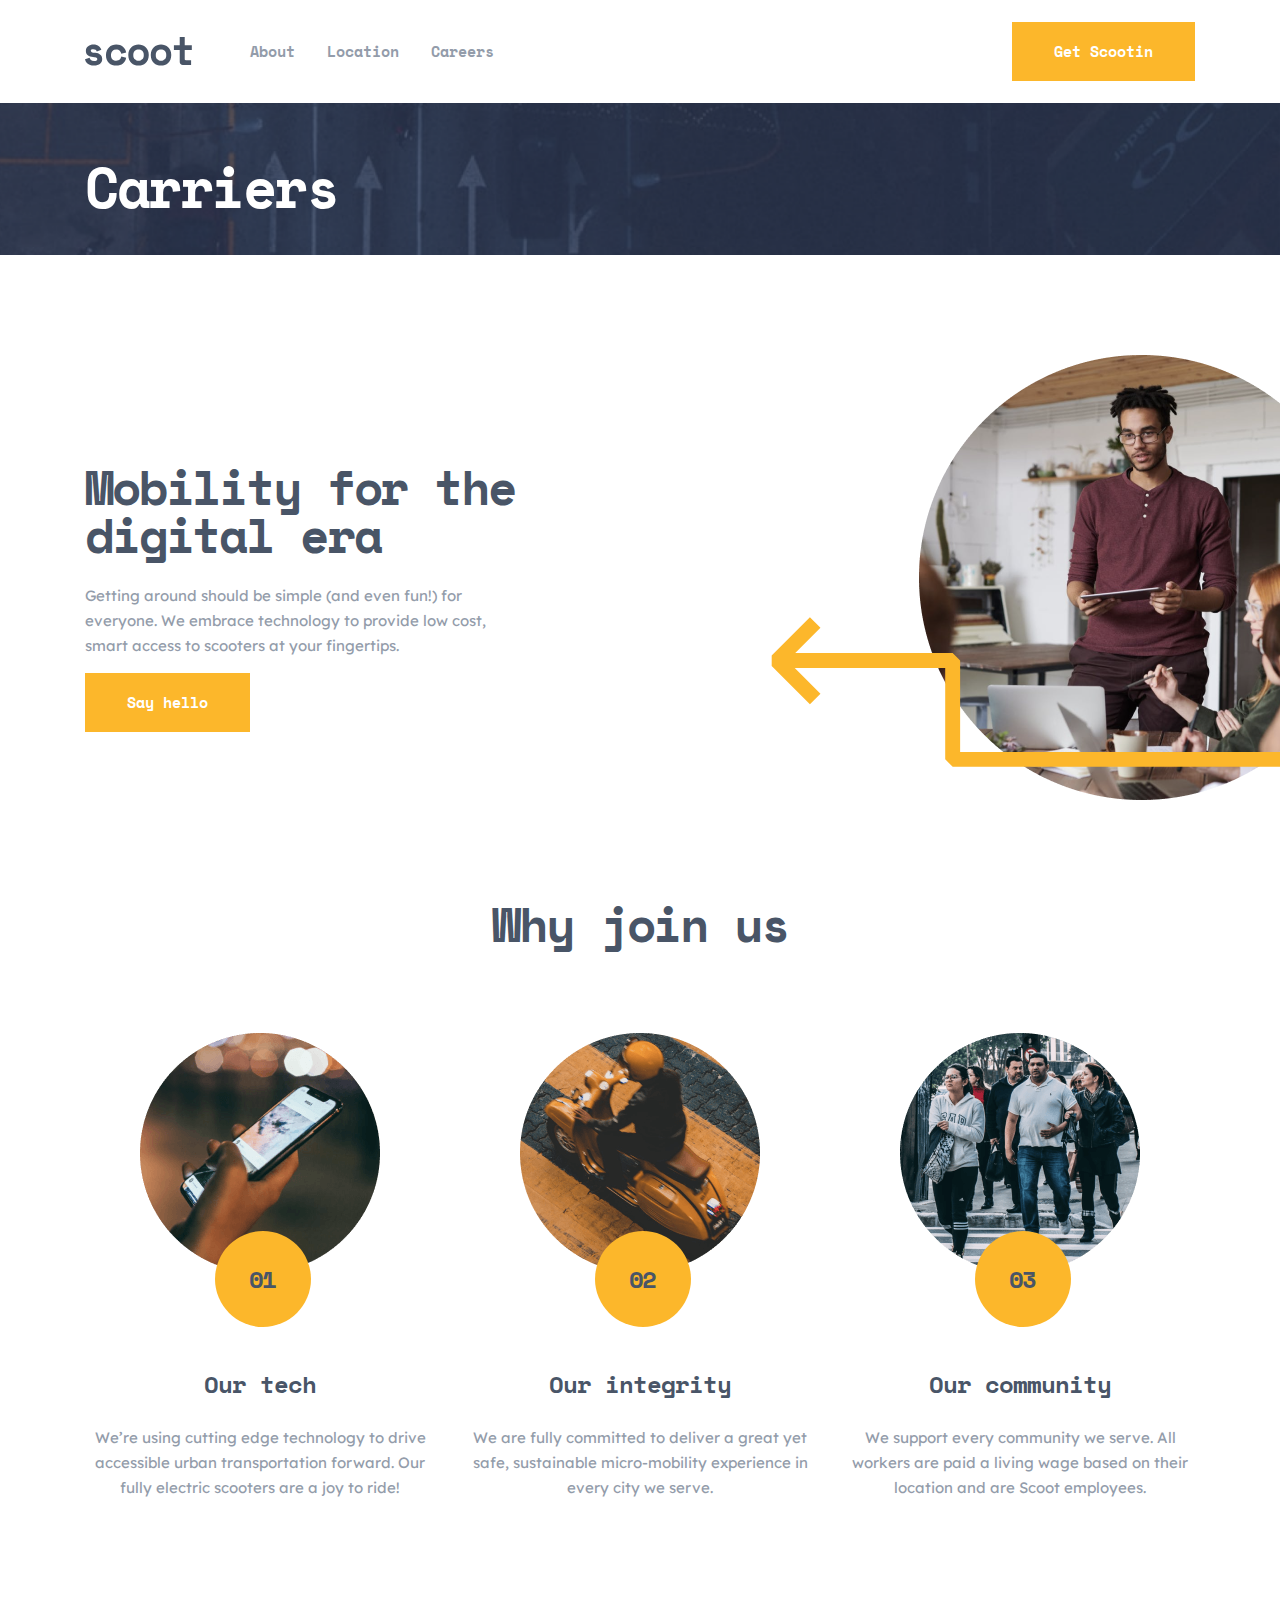
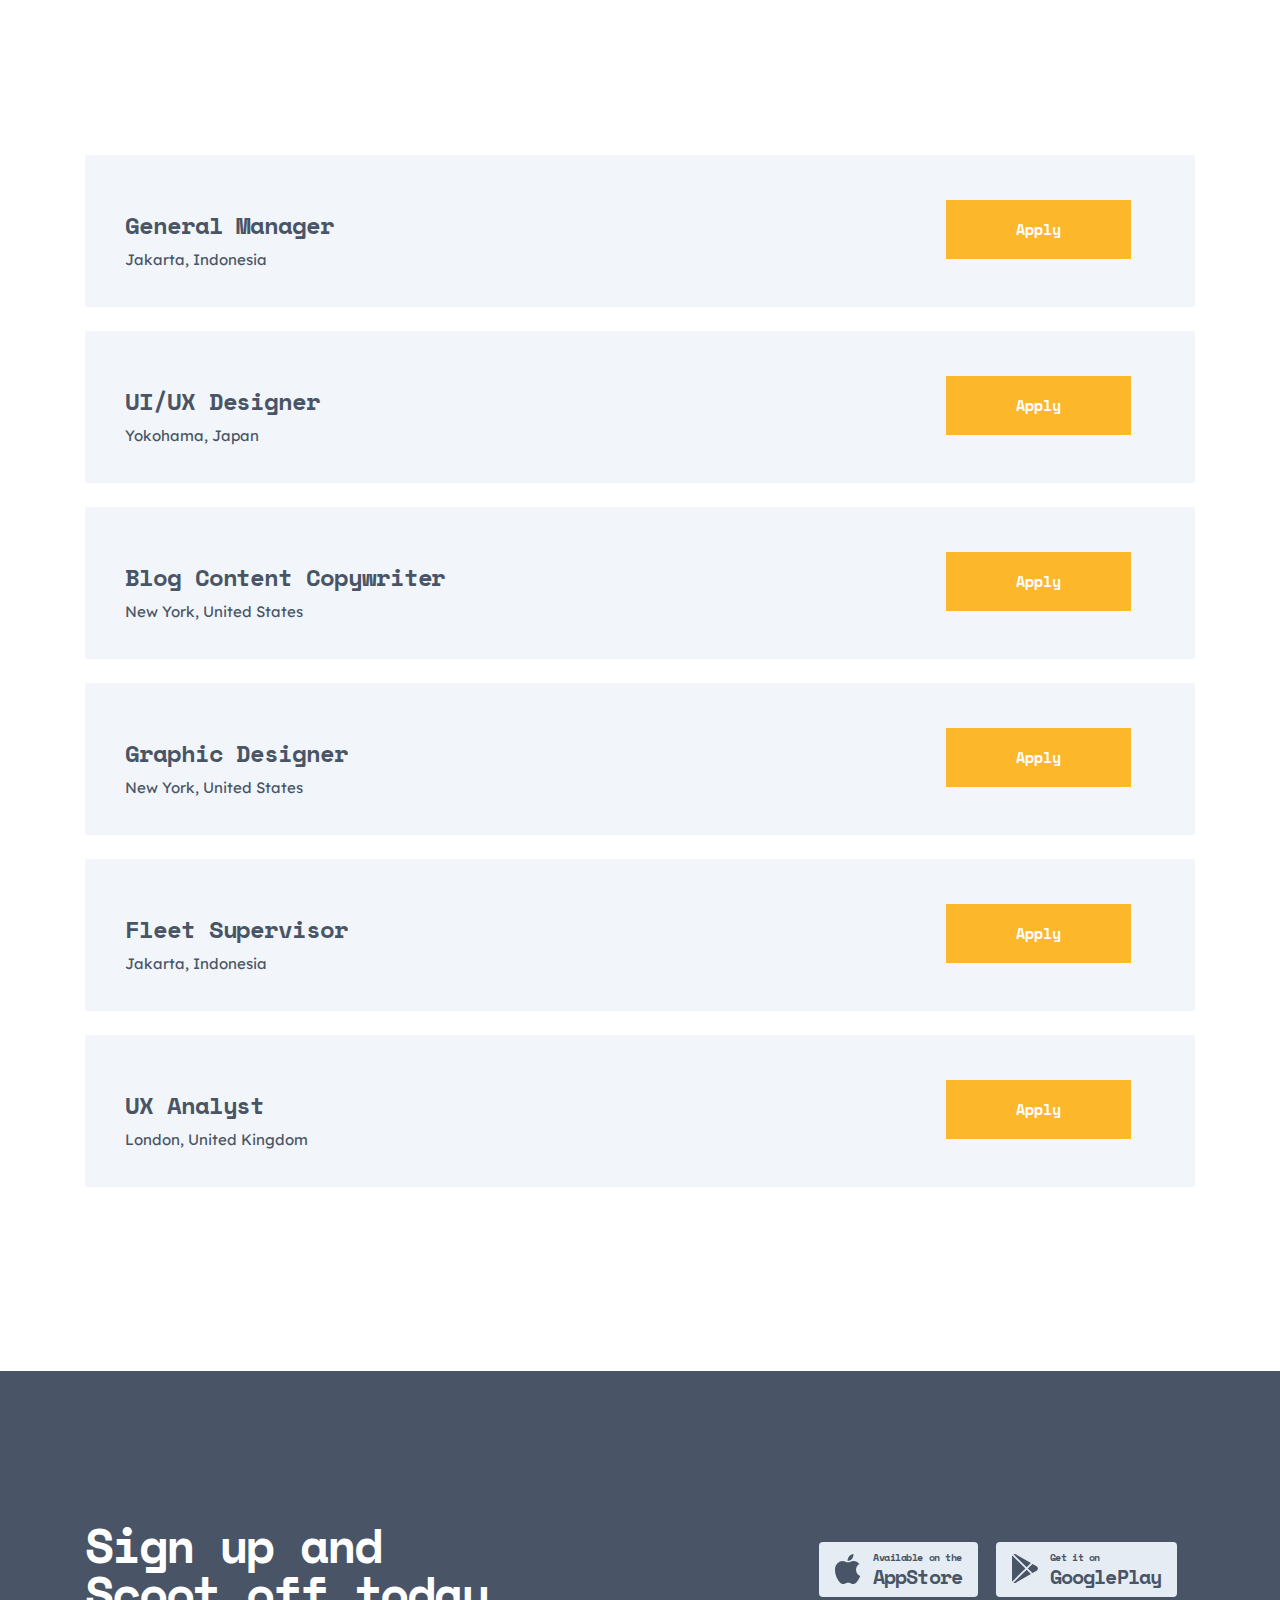
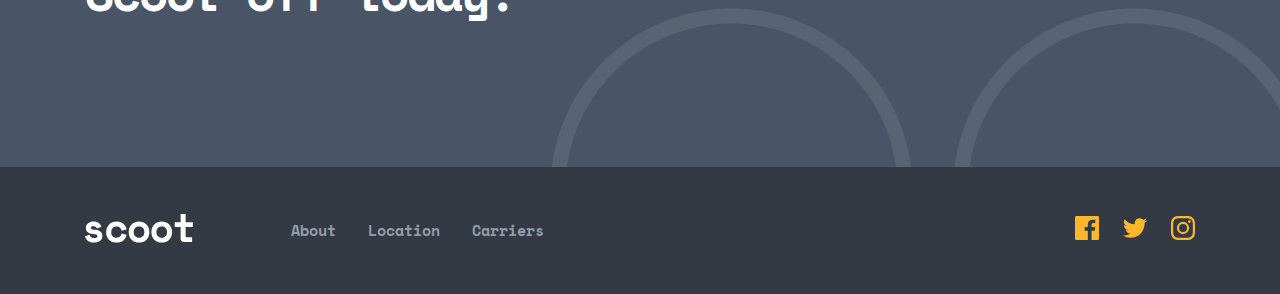
<file: job.html>
<!DOCTYPE html>
<html lang="en">
<head>
    <meta charset="UTF-8">
    <meta http-equiv="X-UA-Compatible" content="IE=edge">
    <meta name="viewport" content="width=device-width, initial-scale=1.0">
    <title>Job</title>
    <link rel="stylesheet" href="./css/normalize.css">
    <link rel="stylesheet" href="./css/main.min.css">
    <!-- <link rel="stylesheet" href="./css/main.css"> -->
</head>
<body>
    
    
    
    <!-- SITE HEADER START -->
    
    <header class="site-header">
        
        <div class="container">
            
            <div class="site-header__wrapper">
                <div class="site-header__left">
                    <a href="./index.html" class="logo">
                        <img
                        src="./images/scoot.svg"
                        alt="Logo"
                        width="107"
                        height="29"
                        >
                    </a>
                    <nav class="site-header__nav">
                        <ul class="site-header__list">
                            <li class="site-header__item">
                                <a href="./about.html" class="site-header__link">About
                                </a>
                            </li>
                            <li class="site-header__item">
                                <a href="./location.html" class="site-header__link">Location
                                </a>
                            </li>
                            <li class="site-header__item">
                                <a href="./job.html" class="site-header__link">Careers
                                </a>
                            </li>
                        </ul>
                    </nav>
                </div>
                <a href="#" class="site-header__btn  site-btns">Get Scootin</a>
            </div>
        </div>
        
    </header>
    
    <!-- SITE HEADER END -->
    <!-- SITE MAIN START -->
    <main class="site-main">
        
        <!-- start- about section -->

        <section class="hero hero--active">
            <div class="container">
              <h3 class="hero__title">
                Carriers
              </h3>
            </div>
          </section>
        
        <section class="about-hero">
            <div class="container">
                <div class="about-all-box">
                    <div class="about-box">
                        <div class="about-box__title-text">
                            <h2 class="about-box__title">
                                Mobility for the digital era
                            </h2>
                            <p class="about-box__text">
                                Getting around should be simple (and even fun!) for everyone. We embrace technology to provide low cost, smart access to scooters at your fingertips.
                            </p>
                            <a href="#" class="site-btns">Say hello</a>
                        </div>
                        <span class="about-box__img-box">
                            <img class="about-box__img" src="./images/carrier-hero.png" width="445" height="445"
                            alt="Girl use phone">
                        </span>
                    </div>
                </div>
                
            </div>
        </section>
        <!-- end- about section -->
        
        <!-- start our values section -->
        <section class="our-section">
            <div class="container">
                <div class="our-box">
                    <h2 class="our-box__title">
                        Why join us
                    </h2>
                    
                    <ul class="our-box__list">
                        <li class="our-box__list-item">   
                            <img class="our-box__img" src="./images/our-team-bg-img.png" width="240" height="240"
                            srcset="./images/our-team-bg-img.png 1x, ./images/our-team-bg-img@2x.png 2x"
                            alt="Person use phone">
                            
                            <span class="our-box__img-bottom our-img-bottom">
                                01
                            </span>
                            
                            <h3 class="our-box__list-title">
                                Our tech
                            </h3>
                            <p class="our-box__list-text">
                                We’re using cutting edge technology to drive accessible urban transportation forward. Our fully electric scooters are a joy to ride!
                            </p>
                        </li>
                        <li class="our-box__list-item">   
                            <img class="our-box__img" src="./images/our-integrity-bg-img.png" width="240" height="240"
                            srcset="./images/our-integrity-bg-img.png 1x, ./images/our-integrity-bg-img@2x.png 2x"
                            alt="Person use phone">
                            
                            <span class="our-box__img-bottom our-img-bottom">
                                02
                            </span>
                            
                            <h3 class="our-box__list-title">
                                Our integrity
                            </h3>
                            <p class="our-box__list-text">
                                We are fully committed to deliver a great yet safe, sustainable micro-mobility experience in every city we serve.
                            </p>
                        </li>
                        <li class="our-box__list-item">   
                            <img class="our-box__img" src="./images/our-community-bg-img.png" width="240" height="240"
                            srcset="./images/our-community-bg-img.png 1x, ./images/our-community-bg-img@2x.png 2x"
                            alt="Person use phone">
                            
                            <span class="our-box__img-bottom our-img-bottom">
                                03
                            </span>
                            
                            <h3 class="our-box__list-title">
                                Our community
                            </h3>
                            <p class="our-box__list-text">
                                We support every community we serve. All workers are paid a living wage based on their location and are Scoot employees.
                            </p>
                        </li>
                        
                    </ul>
                </div>
            </div>
        </section>
        <!-- end our values section -->
        
        <section class="jobs">
            <div class="container">
                <ul class="jobs__list">
                    
                    <li class="jobs__item">
                        <div class="jobs__box">
                            <h3 class="jobs__title">General Manager</h3>
                            <p class="jobs__text">Jakarta, Indonesia</p>
                        </div>
                        <a href="#" class="site-btns apply">Apply</a>
                    </li>
                    
                    <li class="jobs__item">
                        <div class="jobs__box">
                            <h3 class="jobs__title">UI/UX Designer</h3>
                            <p class="jobs__text">Yokohama, Japan</p>
                        </div>
                        <a href="#" class="site-btns apply">Apply</a>
                    </li>
                    
                    <li class="jobs__item">
                        <div class="jobs__box">
                            <h3 class="jobs__title">Blog Content Copywriter</h3>
                            <p class="jobs__text">New York, United States</p>
                        </div>
                        <a href="#" class="site-btns apply">Apply</a>
                    </li>
                    
                    <li class="jobs__item">
                        <div class="jobs__box">
                            <h3 class="jobs__title">Graphic Designer</h3>
                            <p class="jobs__text">New York, United States</p>
                        </div>
                        <a href="#" class="site-btns apply">Apply</a>
                    </li>
                    
                    <li class="jobs__item">
                        <div class="jobs__box">
                            <h3 class="jobs__title">Fleet Supervisor</h3>
                            <p class="jobs__text">Jakarta, Indonesia</p>
                        </div>
                        <a href="#" class="site-btns apply">Apply</a>
                    </li>
                    
                    <li class="jobs__item">
                        <div class="jobs__box">
                            <h3 class="jobs__title">UX Analyst</h3>
                            <p class="jobs__text">London, United Kingdom</p>
                        </div>
                        <a href="#" class="site-btns apply">Apply</a>
                    </li>
                </ul>
            </div>
            
        </section>
        
        
    </main>
    
    <!-- SITE MAIN END -->
    
    <!-- SITE FOOTER START -->
    <footer class="site-footer footer">
        
        <div class="footer__all">
            <div class="container">
                <div class="footer__box-right">
                    
                    <div class="footer-text">
                        <p class="footer__title">
                            Sign up and Scoot off today.
                        </p>
                    </div>
                    
                    <div class="footer__left">
                        
                        <a href="https://www.apple.com/uz/app-store/" target="blank">
                            <div class="footer__market">
                                <img class="footer__brand" src="./images/apple.svg" alt="apple" width="26" height="26">
                                
                                <div class="footer__logos">
                                    <span class="footer__icon-text">Available on the</span>
                                    <span class="footer__icon-title">AppStore</span>
                                </div>
                            </div>
                        </a>
                        
                        <a href="https://play.google.com/store/games" target="blank">
                            <div class="footer__market">
                                <img class="footer__brand" src="./images/googleplay.svg" alt="apple" width="26" height="26">
                                
                                <div class="footer__logos">
                                    <span class="footer__icon-text">Get it on</span>
                                    <span class="footer__icon-title">GooglePlay</span>
                                </div>
                                
                            </div>
                        </a>
                        
                        
                        
                    </div>
                    
                    
                    
                </div>
            </div>
        </div>
        
        <div class="footer__bottom">
            <div class="container">
                
                <div class="footer__wrapper">
                    
                    <div class="footer__left-items">
                        
                        <a href="./index.html" class="logo">
                            <svg width="108" height="29" fill="none" xmlns="http://www.w3.org/2000/svg"><path fill-rule="evenodd" clip-rule="evenodd" d="M107.097 23.2V28h-8.4c-.907 0-1.647-.293-2.22-.88-.573-.587-.86-1.333-.86-2.24V12.96h-5.88v-4.8h5.88V0h5.04v8.16h7.16v4.8h-7.16V22c0 .8.36 1.2 1.08 1.2h5.36ZM9.12 28.56c2.613 0 4.64-.587 6.08-1.76 1.44-1.173 2.16-2.747 2.16-4.72v-.24c0-1.787-.64-3.18-1.92-4.18-1.28-1-2.933-1.607-4.96-1.82-1.76-.187-2.973-.42-3.64-.7-.667-.28-1-.74-1-1.38 0-.453.213-.833.64-1.14.427-.307 1.067-.46 1.92-.46.933 0 1.693.207 2.28.62.587.413 1 .98 1.24 1.7l4.56-1.84a8.832 8.832 0 0 0-.92-1.74c-.4-.6-.92-1.147-1.56-1.64-.64-.493-1.42-.893-2.34-1.2-.92-.307-2.007-.46-3.26-.46-.96 0-1.893.133-2.8.4a7.473 7.473 0 0 0-2.4 1.18 6.193 6.193 0 0 0-1.68 1.9c-.427.747-.64 1.613-.64 2.6v.24c0 1.893.66 3.327 1.98 4.3 1.32.973 3.1 1.553 5.34 1.74.827.08 1.513.187 2.06.32.547.133.98.3 1.3.5.32.2.54.413.66.64.12.227.18.473.18.74 0 .453-.233.873-.7 1.26-.467.387-1.327.58-2.58.58-1.413 0-2.46-.32-3.14-.96-.68-.64-1.127-1.387-1.34-2.24L0 22.32c.133.693.393 1.407.78 2.14.387.733.94 1.4 1.66 2 .72.6 1.627 1.1 2.72 1.5 1.093.4 2.413.6 3.96.6Zm22.454 0c2.827 0 5.087-.72 6.78-2.16 1.694-1.44 2.767-3.333 3.22-5.68l-4.96-1.24c-.24 1.307-.766 2.347-1.58 3.12-.813.773-1.993 1.16-3.54 1.16-.72 0-1.4-.113-2.04-.34a4.705 4.705 0 0 1-1.68-1.02c-.48-.453-.86-1.02-1.14-1.7-.28-.68-.42-1.46-.42-2.34v-.24c0-.88.14-1.673.42-2.38.28-.707.66-1.307 1.14-1.8a5.006 5.006 0 0 1 1.68-1.14 5.25 5.25 0 0 1 2.04-.4c1.547 0 2.747.427 3.6 1.28.854.853 1.36 1.867 1.52 3.04l4.96-1.28c-.453-2.347-1.54-4.24-3.26-5.68-1.72-1.44-3.966-2.16-6.74-2.16-1.44 0-2.793.24-4.06.72a9.726 9.726 0 0 0-3.32 2.08c-.946.907-1.686 2-2.22 3.28-.533 1.28-.8 2.72-.8 4.32v.48c0 1.6.267 3.027.8 4.28.534 1.253 1.267 2.307 2.2 3.16.934.853 2.034 1.507 3.3 1.96 1.267.453 2.634.68 4.1.68Zm26.355-.68c-1.24.453-2.54.68-3.9.68-1.36 0-2.66-.227-3.9-.68a9.996 9.996 0 0 1-3.3-1.98c-.96-.867-1.72-1.933-2.28-3.2-.56-1.267-.84-2.727-.84-4.38v-.48c0-1.627.28-3.073.84-4.34.56-1.267 1.32-2.34 2.28-3.22a9.827 9.827 0 0 1 3.3-2c1.24-.453 2.54-.68 3.9-.68 1.36 0 2.66.227 3.9.68a9.827 9.827 0 0 1 3.3 2c.96.88 1.72 1.953 2.28 3.22.56 1.267.84 2.713.84 4.34v.48c0 1.653-.28 3.113-.84 4.38-.56 1.267-1.32 2.333-2.28 3.2a9.996 9.996 0 0 1-3.3 1.98Zm-3.9-4.12c-.72 0-1.4-.12-2.04-.36a4.95 4.95 0 0 1-1.68-1.04 4.911 4.911 0 0 1-1.14-1.66c-.28-.653-.42-1.393-.42-2.22v-.8c0-.827.14-1.567.42-2.22.28-.653.66-1.207 1.14-1.66a4.95 4.95 0 0 1 1.68-1.04c.64-.24 1.32-.36 2.04-.36s1.4.12 2.04.36c.64.24 1.2.587 1.68 1.04.48.453.86 1.007 1.14 1.66.28.653.42 1.393.42 2.22v.8c0 .827-.14 1.567-.42 2.22a4.911 4.911 0 0 1-1.14 1.66c-.48.453-1.04.8-1.68 1.04-.64.24-1.32.36-2.04.36Zm26.594 4.12c-1.24.453-2.54.68-3.9.68-1.36 0-2.66-.227-3.9-.68a9.996 9.996 0 0 1-3.3-1.98c-.96-.867-1.72-1.933-2.28-3.2-.56-1.267-.84-2.727-.84-4.38v-.48c0-1.627.28-3.073.84-4.34.56-1.267 1.32-2.34 2.28-3.22a9.827 9.827 0 0 1 3.3-2c1.24-.453 2.54-.68 3.9-.68 1.36 0 2.66.227 3.9.68a9.827 9.827 0 0 1 3.3 2c.96.88 1.72 1.953 2.28 3.22.56 1.267.84 2.713.84 4.34v.48c0 1.653-.28 3.113-.84 4.38-.56 1.267-1.32 2.333-2.28 3.2a9.996 9.996 0 0 1-3.3 1.98Zm-3.9-4.12c-.72 0-1.4-.12-2.04-.36a4.95 4.95 0 0 1-1.68-1.04 4.911 4.911 0 0 1-1.14-1.66c-.28-.653-.42-1.393-.42-2.22v-.8c0-.827.14-1.567.42-2.22.28-.653.66-1.207 1.14-1.66a4.95 4.95 0 0 1 1.68-1.04c.64-.24 1.32-.36 2.04-.36s1.4.12 2.04.36c.64.24 1.2.587 1.68 1.04.48.453.86 1.007 1.14 1.66.28.653.42 1.393.42 2.22v.8c0 .827-.14 1.567-.42 2.22a4.911 4.911 0 0 1-1.14 1.66c-.48.453-1.04.8-1.68 1.04-.64.24-1.32.36-2.04.36Z" fill="#fff"/></svg>
                        </a>
                        
                        <nav class="footer__nav">
                            <ul class="footer__list">
                                <li class="footer__item">
                                    <a href="./about.html" class="footer__link">About
                                    </a>
                                </li>
                                
                                <li class="footer__item">
                                    <a href="./location.html" class="footer__link">Location
                                    </a>
                                </li>
                                
                                <li class="footer__item">
                                    <a href="./job.html" class="footer__link">Carriers
                                    </a>
                                </li>
                            </ul>
                        </nav>
                        
                        <ul class="footer__socials social">
                            
                            <li class="social__item">
                                <a href="#" target="blank" class="social__link">
                                    <svg width="24" height="24" fill="none" xmlns="http://www.w3.org/2000/svg"><path d="M22.675 0H1.325C.593 0 0 .593 0 1.325v21.351C0 23.407.593 24 1.325 24H12.82v-9.294H9.692v-3.622h3.128V8.413c0-3.1 1.893-4.788 4.659-4.788 1.325 0 2.463.099 2.795.143v3.24l-1.918.001c-1.504 0-1.795.715-1.795 1.763v2.313h3.587l-.467 3.622h-3.12V24h6.116c.73 0 1.323-.593 1.323-1.325V1.325C24 .593 23.407 0 22.675 0Z" fill="currentColor"/></svg>
                                </a>
                            </li>
                            
                            <li class="social__item">
                                <a href="#" target="blank" class="social__link">
                                    <svg width="24" height="20" fill="none" xmlns="http://www.w3.org/2000/svg"><path d="M24 2.557a9.83 9.83 0 0 1-2.828.775A4.932 4.932 0 0 0 23.337.608a9.864 9.864 0 0 1-3.127 1.195A4.916 4.916 0 0 0 16.616.248c-3.179 0-5.515 2.966-4.797 6.045A13.978 13.978 0 0 1 1.671 1.149a4.93 4.93 0 0 0 1.523 6.574 4.903 4.903 0 0 1-2.229-.616c-.054 2.281 1.581 4.415 3.949 4.89a4.935 4.935 0 0 1-2.224.084 4.928 4.928 0 0 0 4.6 3.419A9.9 9.9 0 0 1 0 17.54a13.94 13.94 0 0 0 7.548 2.212c9.142 0 14.307-7.721 13.995-14.646A10.025 10.025 0 0 0 24 2.557Z" fill="currentColor"/></svg>
                                </a>
                            </li>
                            
                            <li class="social__item">
                                <a href="#" target="blank" class="social__link">
                                    <svg width="24" height="24" fill="none" xmlns="http://www.w3.org/2000/svg"><path fill-rule="evenodd" clip-rule="evenodd" d="M12 0C8.741 0 8.333.014 7.053.072 2.695.272.273 2.69.073 7.052.014 8.333 0 8.741 0 12c0 3.259.014 3.668.072 4.948.2 4.358 2.618 6.78 6.98 6.98C8.333 23.986 8.741 24 12 24c3.259 0 3.668-.014 4.948-.072 4.354-.2 6.782-2.618 6.979-6.98.059-1.28.073-1.689.073-4.948 0-3.259-.014-3.667-.072-4.947-.196-4.354-2.617-6.78-6.979-6.98C15.668.014 15.259 0 12 0Zm0 2.163c3.204 0 3.584.012 4.85.07 3.252.148 4.771 1.691 4.919 4.919.058 1.265.069 1.645.069 4.849 0 3.205-.012 3.584-.069 4.849-.149 3.225-1.664 4.771-4.919 4.919-1.266.058-1.644.07-4.85.07-3.204 0-3.584-.012-4.849-.07-3.26-.149-4.771-1.699-4.919-4.92-.058-1.265-.07-1.644-.07-4.849 0-3.204.013-3.583.07-4.849.149-3.227 1.664-4.771 4.919-4.919 1.266-.057 1.645-.069 4.849-.069ZM5.838 12a6.162 6.162 0 1 1 12.324 0 6.162 6.162 0 0 1-12.324 0ZM12 16a4 4 0 1 1 0-8 4 4 0 0 1 0 8Zm4.965-10.405a1.44 1.44 0 1 1 2.881.001 1.44 1.44 0 0 1-2.881-.001Z" fill="currentColor"/></svg>
                                </a>
                            </li>
                            
                        </ul>
                        
                    </div>
                    
                    
                </div>
                
            </div>
        </div>
        
        
    </footer>
    <!-- SITE FOOTER END -->
    
</body>
</html>
</file>
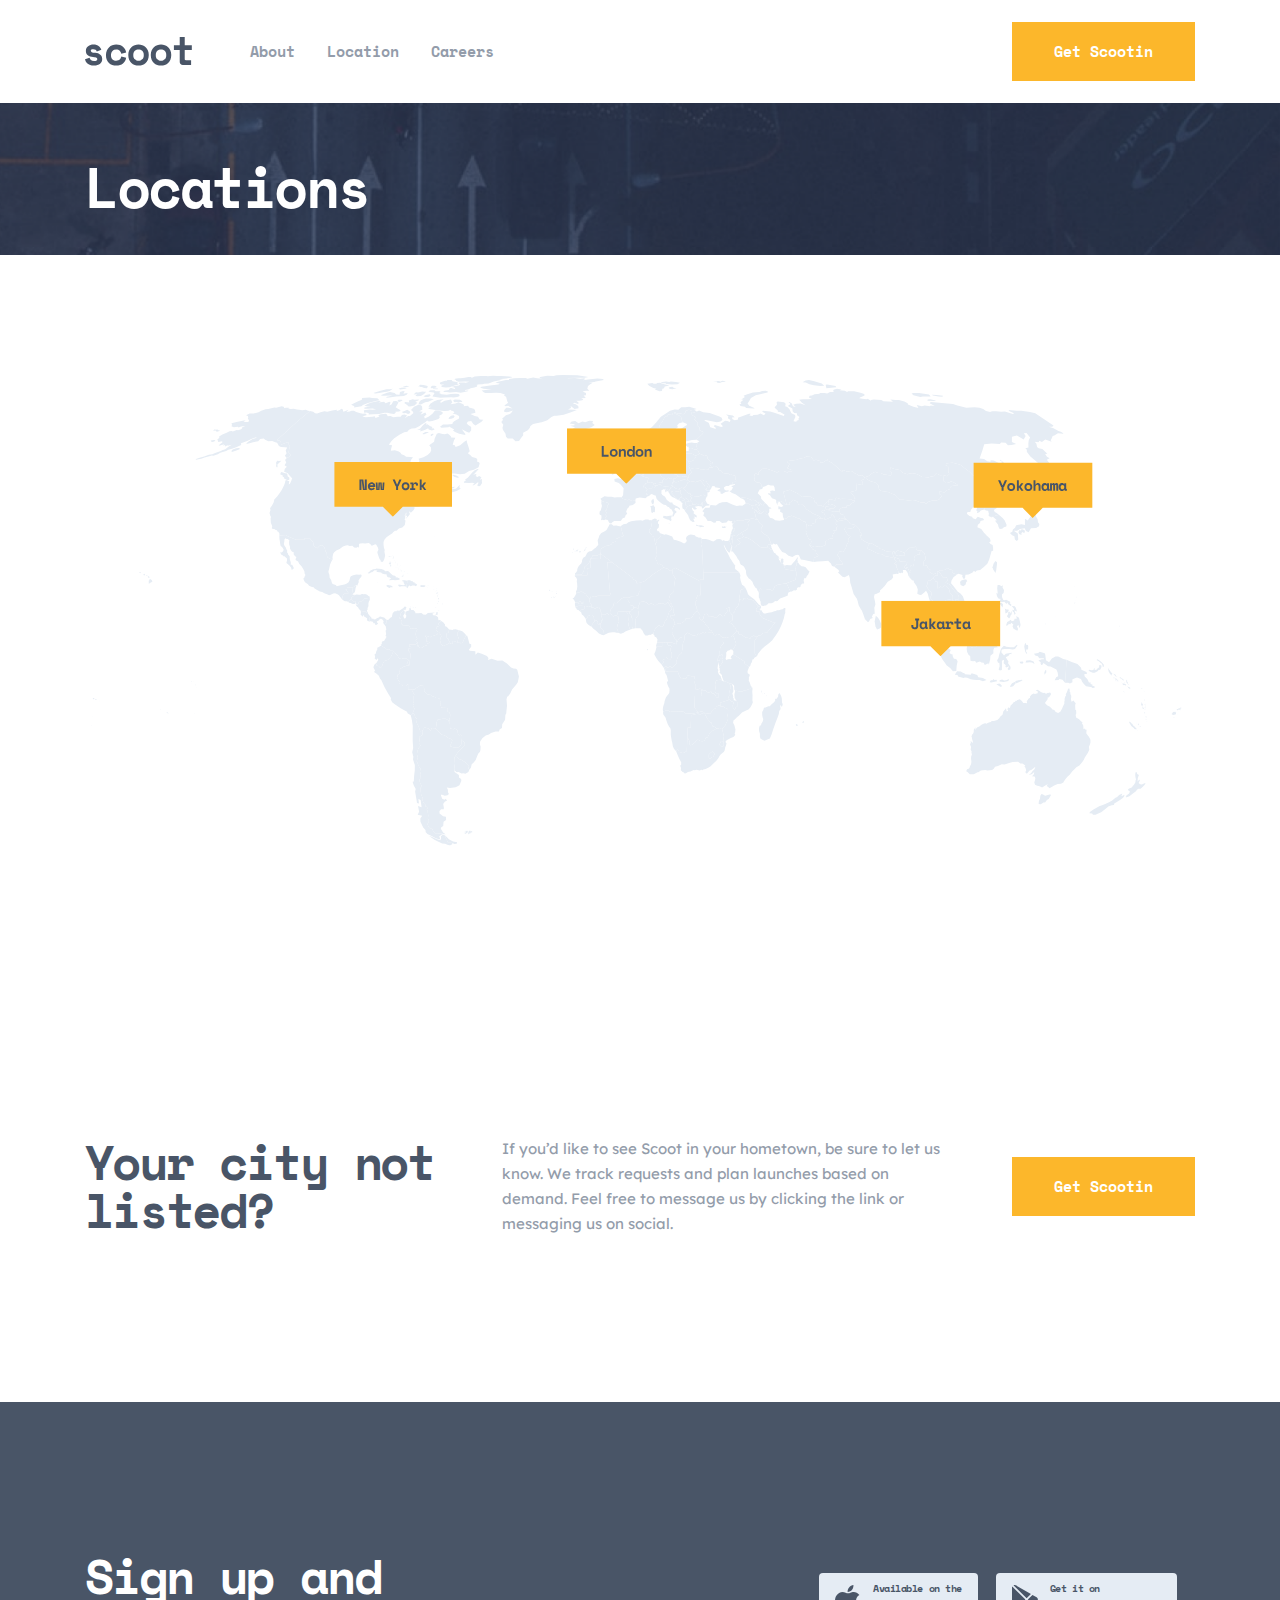
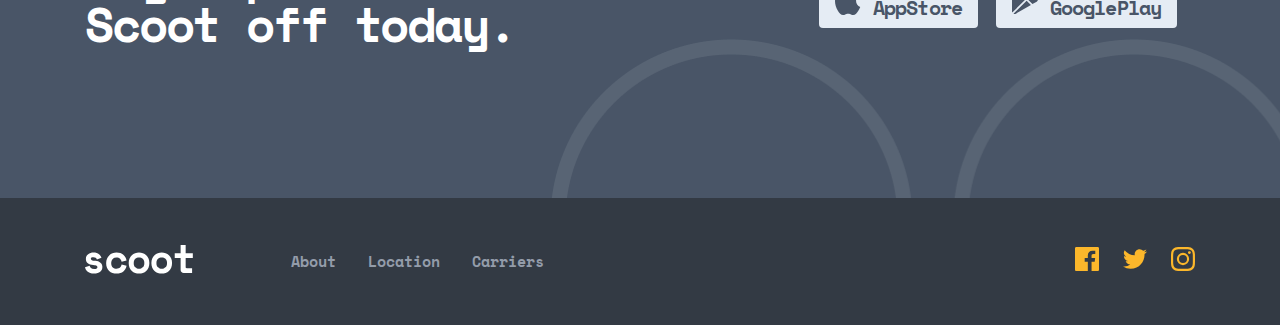
<file: location.html>
<!DOCTYPE html>
<html lang="en">
<head>
  <meta charset="UTF-8">
  <meta http-equiv="X-UA-Compatible" content="IE=edge">
  <meta name="viewport" content="width=device-width, initial-scale=1.0">
  <title>Location</title>
  <link rel="stylesheet" href="./css/normalize.css">
  <link rel="stylesheet" href="./css/main.min.css">
  <!-- <link rel="stylesheet" href="./css/main.css"> -->
</head>
<body>
  
  <!-- SITE HEADER START -->
  
  <header class="site-header">
    
    <div class="container">
      
      <div class="site-header__wrapper">
        <div class="site-header__left">
          <a href="./index.html" class="logo">
            <img
            src="./images/scoot.svg"
            alt="Logo"
            width="107"
            height="29"
            >
          </a>
          <nav class="site-header__nav">
            <ul class="site-header__list">
              <li class="site-header__item">
                <a href="./about.html" class="site-header__link">About
                </a>
              </li>
              <li class="site-header__item">
                <a href="./location.html" class="site-header__link">Location
                </a>
              </li>
              <li class="site-header__item">
                <a href="./job.html" class="site-header__link">Careers
                </a>
              </li>
            </ul>
          </nav>
        </div>
        <a href="#" class="site-header__btn  site-btns">Get Scootin</a>
      </div>
    </div>
    
  </header>
  
  <!-- SITE HEADER END -->
  
  
  <!-- SITE MAIN START -->
  <main class="site-main">
    
    <section class="hero hero--active">
      <div class="container">
        <h3 class="hero__title">
          Locations
        </h3>
      </div>
    </section>
    
    <section class="location">
      <div class="container">
        <h2 class="visually-hidden">World location info</h2>
        <div id="map"></div>
      </div>
      
    </section>
    
    <section class="city-section">
      <div class="container">
        <div class="city-box"> 
          <h3 class="city-box__title">
            Your city not listed?
          </h3>
          
          <span class="city-box__text">
            If you’d like to see Scoot in your hometown, be sure to let us know. We track requests and plan launches based on demand. Feel free to message us by clicking the link or messaging us on social.
          </span>
          
          <a href="#" class="site-btns">Get Scootin</a>
          
        </div>
      </div>
    </section>
  </main>
  
  <!-- SITE MAIN END -->
  
  <!-- SITE FOOTER START -->
  <footer class="site-footer footer">
    
    <div class="footer__all">
      <div class="container">
        <div class="footer__box-right">
          
          <div class="footer-text">
            <p class="footer__title">
              Sign up and Scoot off today.
            </p>
          </div>
          
          <div class="footer__left">
            
            <a href="https://www.apple.com/uz/app-store/" target="blank">
              <div class="footer__market">
                <img class="footer__brand" src="./images/apple.svg" alt="apple" width="26" height="26">
                
                <div class="footer__logos">
                  <span class="footer__icon-text">Available on the</span>
                  <span class="footer__icon-title">AppStore</span>
                </div>
              </div>
            </a>
            
            <a href="https://play.google.com/store/games" target="blank">
              <div class="footer__market">
                <img class="footer__brand" src="./images/googleplay.svg" alt="apple" width="26" height="26">
                
                <div class="footer__logos">
                  <span class="footer__icon-text">Get it on</span>
                  <span class="footer__icon-title">GooglePlay</span>
                </div>
                
              </div>
            </a>
            
            
            
          </div>
          
          
          
        </div>
      </div>
    </div>
    
    <div class="footer__bottom">
      <div class="container">
        
        <div class="footer__wrapper">
          
          <div class="footer__left-items">
            
            <a href="./index.html" class="logo">
              <svg width="108" height="29" fill="none" xmlns="http://www.w3.org/2000/svg"><path fill-rule="evenodd" clip-rule="evenodd" d="M107.097 23.2V28h-8.4c-.907 0-1.647-.293-2.22-.88-.573-.587-.86-1.333-.86-2.24V12.96h-5.88v-4.8h5.88V0h5.04v8.16h7.16v4.8h-7.16V22c0 .8.36 1.2 1.08 1.2h5.36ZM9.12 28.56c2.613 0 4.64-.587 6.08-1.76 1.44-1.173 2.16-2.747 2.16-4.72v-.24c0-1.787-.64-3.18-1.92-4.18-1.28-1-2.933-1.607-4.96-1.82-1.76-.187-2.973-.42-3.64-.7-.667-.28-1-.74-1-1.38 0-.453.213-.833.64-1.14.427-.307 1.067-.46 1.92-.46.933 0 1.693.207 2.28.62.587.413 1 .98 1.24 1.7l4.56-1.84a8.832 8.832 0 0 0-.92-1.74c-.4-.6-.92-1.147-1.56-1.64-.64-.493-1.42-.893-2.34-1.2-.92-.307-2.007-.46-3.26-.46-.96 0-1.893.133-2.8.4a7.473 7.473 0 0 0-2.4 1.18 6.193 6.193 0 0 0-1.68 1.9c-.427.747-.64 1.613-.64 2.6v.24c0 1.893.66 3.327 1.98 4.3 1.32.973 3.1 1.553 5.34 1.74.827.08 1.513.187 2.06.32.547.133.98.3 1.3.5.32.2.54.413.66.64.12.227.18.473.18.74 0 .453-.233.873-.7 1.26-.467.387-1.327.58-2.58.58-1.413 0-2.46-.32-3.14-.96-.68-.64-1.127-1.387-1.34-2.24L0 22.32c.133.693.393 1.407.78 2.14.387.733.94 1.4 1.66 2 .72.6 1.627 1.1 2.72 1.5 1.093.4 2.413.6 3.96.6Zm22.454 0c2.827 0 5.087-.72 6.78-2.16 1.694-1.44 2.767-3.333 3.22-5.68l-4.96-1.24c-.24 1.307-.766 2.347-1.58 3.12-.813.773-1.993 1.16-3.54 1.16-.72 0-1.4-.113-2.04-.34a4.705 4.705 0 0 1-1.68-1.02c-.48-.453-.86-1.02-1.14-1.7-.28-.68-.42-1.46-.42-2.34v-.24c0-.88.14-1.673.42-2.38.28-.707.66-1.307 1.14-1.8a5.006 5.006 0 0 1 1.68-1.14 5.25 5.25 0 0 1 2.04-.4c1.547 0 2.747.427 3.6 1.28.854.853 1.36 1.867 1.52 3.04l4.96-1.28c-.453-2.347-1.54-4.24-3.26-5.68-1.72-1.44-3.966-2.16-6.74-2.16-1.44 0-2.793.24-4.06.72a9.726 9.726 0 0 0-3.32 2.08c-.946.907-1.686 2-2.22 3.28-.533 1.28-.8 2.72-.8 4.32v.48c0 1.6.267 3.027.8 4.28.534 1.253 1.267 2.307 2.2 3.16.934.853 2.034 1.507 3.3 1.96 1.267.453 2.634.68 4.1.68Zm26.355-.68c-1.24.453-2.54.68-3.9.68-1.36 0-2.66-.227-3.9-.68a9.996 9.996 0 0 1-3.3-1.98c-.96-.867-1.72-1.933-2.28-3.2-.56-1.267-.84-2.727-.84-4.38v-.48c0-1.627.28-3.073.84-4.34.56-1.267 1.32-2.34 2.28-3.22a9.827 9.827 0 0 1 3.3-2c1.24-.453 2.54-.68 3.9-.68 1.36 0 2.66.227 3.9.68a9.827 9.827 0 0 1 3.3 2c.96.88 1.72 1.953 2.28 3.22.56 1.267.84 2.713.84 4.34v.48c0 1.653-.28 3.113-.84 4.38-.56 1.267-1.32 2.333-2.28 3.2a9.996 9.996 0 0 1-3.3 1.98Zm-3.9-4.12c-.72 0-1.4-.12-2.04-.36a4.95 4.95 0 0 1-1.68-1.04 4.911 4.911 0 0 1-1.14-1.66c-.28-.653-.42-1.393-.42-2.22v-.8c0-.827.14-1.567.42-2.22.28-.653.66-1.207 1.14-1.66a4.95 4.95 0 0 1 1.68-1.04c.64-.24 1.32-.36 2.04-.36s1.4.12 2.04.36c.64.24 1.2.587 1.68 1.04.48.453.86 1.007 1.14 1.66.28.653.42 1.393.42 2.22v.8c0 .827-.14 1.567-.42 2.22a4.911 4.911 0 0 1-1.14 1.66c-.48.453-1.04.8-1.68 1.04-.64.24-1.32.36-2.04.36Zm26.594 4.12c-1.24.453-2.54.68-3.9.68-1.36 0-2.66-.227-3.9-.68a9.996 9.996 0 0 1-3.3-1.98c-.96-.867-1.72-1.933-2.28-3.2-.56-1.267-.84-2.727-.84-4.38v-.48c0-1.627.28-3.073.84-4.34.56-1.267 1.32-2.34 2.28-3.22a9.827 9.827 0 0 1 3.3-2c1.24-.453 2.54-.68 3.9-.68 1.36 0 2.66.227 3.9.68a9.827 9.827 0 0 1 3.3 2c.96.88 1.72 1.953 2.28 3.22.56 1.267.84 2.713.84 4.34v.48c0 1.653-.28 3.113-.84 4.38-.56 1.267-1.32 2.333-2.28 3.2a9.996 9.996 0 0 1-3.3 1.98Zm-3.9-4.12c-.72 0-1.4-.12-2.04-.36a4.95 4.95 0 0 1-1.68-1.04 4.911 4.911 0 0 1-1.14-1.66c-.28-.653-.42-1.393-.42-2.22v-.8c0-.827.14-1.567.42-2.22.28-.653.66-1.207 1.14-1.66a4.95 4.95 0 0 1 1.68-1.04c.64-.24 1.32-.36 2.04-.36s1.4.12 2.04.36c.64.24 1.2.587 1.68 1.04.48.453.86 1.007 1.14 1.66.28.653.42 1.393.42 2.22v.8c0 .827-.14 1.567-.42 2.22a4.911 4.911 0 0 1-1.14 1.66c-.48.453-1.04.8-1.68 1.04-.64.24-1.32.36-2.04.36Z" fill="#fff"/></svg>
            </a>
            
            <nav class="footer__nav">
              <ul class="footer__list">
                <li class="footer__item">
                  <a href="./about.html" class="footer__link">About
                  </a>
                </li>
                
                <li class="footer__item">
                  <a href="#" class="footer__link">Location
                  </a>
                </li>
                
                <li class="footer__item">
                  <a href="./job.html" class="footer__link">Carriers
                  </a>
                </li>
              </ul>
            </nav>
            
            <ul class="footer__socials social">
              
              <li class="social__item">
                <a href="#" target="blank" class="social__link">
                  <svg width="24" height="24" fill="none" xmlns="http://www.w3.org/2000/svg"><path d="M22.675 0H1.325C.593 0 0 .593 0 1.325v21.351C0 23.407.593 24 1.325 24H12.82v-9.294H9.692v-3.622h3.128V8.413c0-3.1 1.893-4.788 4.659-4.788 1.325 0 2.463.099 2.795.143v3.24l-1.918.001c-1.504 0-1.795.715-1.795 1.763v2.313h3.587l-.467 3.622h-3.12V24h6.116c.73 0 1.323-.593 1.323-1.325V1.325C24 .593 23.407 0 22.675 0Z" fill="currentColor"/></svg>
                </a>
              </li>
              
              <li class="social__item">
                <a href="#" target="blank" class="social__link">
                  <svg width="24" height="20" fill="none" xmlns="http://www.w3.org/2000/svg"><path d="M24 2.557a9.83 9.83 0 0 1-2.828.775A4.932 4.932 0 0 0 23.337.608a9.864 9.864 0 0 1-3.127 1.195A4.916 4.916 0 0 0 16.616.248c-3.179 0-5.515 2.966-4.797 6.045A13.978 13.978 0 0 1 1.671 1.149a4.93 4.93 0 0 0 1.523 6.574 4.903 4.903 0 0 1-2.229-.616c-.054 2.281 1.581 4.415 3.949 4.89a4.935 4.935 0 0 1-2.224.084 4.928 4.928 0 0 0 4.6 3.419A9.9 9.9 0 0 1 0 17.54a13.94 13.94 0 0 0 7.548 2.212c9.142 0 14.307-7.721 13.995-14.646A10.025 10.025 0 0 0 24 2.557Z" fill="currentColor"/></svg>
                </a>
              </li>
              
              <li class="social__item">
                <a href="#" target="blank" class="social__link">
                  <svg width="24" height="24" fill="none" xmlns="http://www.w3.org/2000/svg"><path fill-rule="evenodd" clip-rule="evenodd" d="M12 0C8.741 0 8.333.014 7.053.072 2.695.272.273 2.69.073 7.052.014 8.333 0 8.741 0 12c0 3.259.014 3.668.072 4.948.2 4.358 2.618 6.78 6.98 6.98C8.333 23.986 8.741 24 12 24c3.259 0 3.668-.014 4.948-.072 4.354-.2 6.782-2.618 6.979-6.98.059-1.28.073-1.689.073-4.948 0-3.259-.014-3.667-.072-4.947-.196-4.354-2.617-6.78-6.979-6.98C15.668.014 15.259 0 12 0Zm0 2.163c3.204 0 3.584.012 4.85.07 3.252.148 4.771 1.691 4.919 4.919.058 1.265.069 1.645.069 4.849 0 3.205-.012 3.584-.069 4.849-.149 3.225-1.664 4.771-4.919 4.919-1.266.058-1.644.07-4.85.07-3.204 0-3.584-.012-4.849-.07-3.26-.149-4.771-1.699-4.919-4.92-.058-1.265-.07-1.644-.07-4.849 0-3.204.013-3.583.07-4.849.149-3.227 1.664-4.771 4.919-4.919 1.266-.057 1.645-.069 4.849-.069ZM5.838 12a6.162 6.162 0 1 1 12.324 0 6.162 6.162 0 0 1-12.324 0ZM12 16a4 4 0 1 1 0-8 4 4 0 0 1 0 8Zm4.965-10.405a1.44 1.44 0 1 1 2.881.001 1.44 1.44 0 0 1-2.881-.001Z" fill="currentColor"/></svg>
                </a>
              </li>
              
            </ul>
            
          </div>
          
          
        </div>
        
      </div>
    </div>
    
    
  </footer>
  <!-- SITE FOOTER END -->
  <script src="./js/mapdata.js"></script>
  <script src="./js/worldmap.js"></script>
</body>
</html>
</file>
<file: css/main.css>
:root {
  --yellow-color: #FCB72B;
  --dark-navy: #495567;
  --dim-grey: #939CAA;
  --light-grey: #939CAA;
  --snow-color: #F2F5F9;
  --light-yellow: #FFF4DF;
}


@font-face {
  font-family: 'Space Mono';
  font-style: normal;
  font-weight: 700;
  src: local(''),
  url('../fonts/space-mono-v11-latin-700.woff2') format('woff2'),
  url('../fonts/space-mono-v11-latin-700.woff') format('woff');
}

/* lexend-deca-regular - latin */
@font-face {
  font-family: 'Lexend Deca';
  font-style: normal;
  font-weight: 400;
  src:
  url('../fonts/lexend-deca-v16-latin-regular.woff2') format('woff2'),
  url('../fonts/lexend-deca-v16-latin-regular.woff') format('woff');
}

/* GENERAL */

* {
  -webkit-box-sizing: border-box;
          box-sizing: border-box;
}

html {
  height: 100%;
  -webkit-box-sizing: border-box;
          box-sizing: border-box;
}

img {
  display: block;
  height: auto;
}

body {
  display: -webkit-box;
  display: -ms-flexbox;
  display: flex;
  -webkit-box-orient: vertical;
  -webkit-box-direction: normal;
      -ms-flex-direction: column;
          flex-direction: column;
  height: 100%;
  margin: 0;
  padding: 0;
}


.visually-hidden {
  position: absolute;
  width: 1px;
  height: 1px;
  margin: -1px;
  padding: 0;
  border: 0;
  white-space: nowrap;
  -webkit-clip-path: inset(100%);
          clip-path: inset(100%);
  clip: rect(0 0 0 0);
  overflow: hidden;
}

a{
  text-decoration: none;
}

.container {
  max-width: 1150px;
  margin-right: auto;
  margin-left: auto;
  padding-right: 20px;
  padding-left: 20px;
}


/* STICKY-FOOTER */


.site-main {
  
  -webkit-box-flex: 1;
  
      -ms-flex-positive: 1;
  
          flex-grow: 1;
}

.site-header {
  padding: 22px 0;
}


.site-header__wrapper {
  display: -webkit-box;
  display: -ms-flexbox;
  display: flex;
  -webkit-box-align: center;
      -ms-flex-align: center;
          align-items: center;
}

.site-header__left {
  display: -webkit-box;
  display: -ms-flexbox;
  display: flex;
  -webkit-box-align: center;
      -ms-flex-align: center;
          align-items: center;
}

.logo {
  display: block;
  margin-right: 58px;
}

.site-header__list {
  display: -webkit-box;
  display: -ms-flexbox;
  display: flex;
  margin: 0;
  margin-left: -32px;
  padding-left: 0;
  list-style: none;
}

.site-header__item {
  margin-left: 32px;
}

.site-header__link {
  font-family: 'Space Mono';
  font-weight: 700;
  font-size: 15px;
  line-height: 25px;
  color: var(--light-grey);
  text-decoration: none;
  -webkit-transition: all 0.2s ease;
  -o-transition: all 0.2s ease;
  transition: all 0.2s ease;
}

.site-header__link:hover{
  color: var(--yellow-color);
}

.footer__link:hover{
  color: var(--yellow-color);
}

.site-btns {
  display: inline-block;
  padding: 14px 39px;
  font-family: 'Space Mono';
  font-size: 15px;
  line-height: 25px;
  text-align: center;
  text-decoration: none;
  color: #FFFFFF;
  background-color: var(--yellow-color);
  border: 3px solid transparent;
  -webkit-transition: all 0.3s ease;
  -o-transition: all 0.3s ease;
  transition: all 0.3s ease;
}

.site-btns:hover {
  color: var(--yellow-color);
  background-color: #fff;
  border-color: var(--yellow-color);
}

.site-header__btn {
  margin-left: auto;
}

/* Start About page Samandar */
.about-hero {
  overflow-x: hidden;
}

@media only screen and (-webkit-min-device-pixel-ratio: 2),
only screen and (-o-min-device-pixel-ratio: 2/1),
only screen and (min-device-pixel-ratio: 2),
only screen and (min-resolution: 192dpi),
only screen and (min-resolution: 2dppx) {
  .about-top-box {
    background-image: url("../images/about-hero-bg@2x.png");
  }
}

.about-all-box {
  margin: 0;
  
  padding: 100px 0 100px 0;
  
  
  padding: 100px 0 0 0;
  
  
}

.about-top-box {
  position: relative;
  height: 200px;
  background-image: url("../images/about-hero-bg.png");
}

.about-top-box__title {
  position: absolute;
  top: 0%;
  font-family: 'Space Mono';
  left: calc(50% - 557px);
  font-weight: 700;
  font-size: 56px;
  line-height: 56px;
  letter-spacing: -2.5px;
  color: #FFFFFF;
}

.about-box {
  position: relative;
  margin-bottom: 100px;
  display: -webkit-box;
  display: -ms-flexbox;
  display: flex;
  -webkit-box-align: center;
      -ms-flex-align: center;
          align-items: center;
  -webkit-box-pack: justify;
      -ms-flex-pack: justify;
          justify-content: space-between;  
}

.about-box:nth-child(2) {
  margin-bottom: 0;
}

.about-box__title-text {
  width: 445px;
  /* margin-right: 190px; */
}

.about-box:nth-child(2) .about-box__title-text {
  margin-right: 0;
  /* margin-left: 190px; */
}

.about-box__title {
  margin-bottom: 24px;
  font-family: 'Space Mono';
  font-weight: 700;
  font-size: 48px;
  line-height: 48px;
  letter-spacing: -2.14286px;
  color: #495567;
}

.about-box__text {
  margin-top: 0;
  font-family: 'Lexend Deca';
  font-weight: 400;
  font-size: 15px;
  line-height: 25px;
  color: var(--dim-grey);
}

.about-box__img-box {
  position: relative;
}
.about-box__img{
  position: relative;
  top: 0%;
  right: -38%;
}
.about-box:nth-child(2) > .about-box__img-box > .about-box__img{
  position: relative;
  top: 0%;
  left: -35%;
}
.about-box::after {
  position: absolute;
  right: -59%;
  top: 0%;
  width: 1078.79px;
  height: 445px;
  background-image: url("../images/mobility-yellow-line.svg.svg");
  background-size: contain;
  background-repeat: no-repeat;
  content: "";
}

.about-box:nth-child(2):after {
  display: none;
}

.about-box:nth-child(2):before {
  display: block;
  z-index: 5;
  position: absolute;
  top: -1%;
  left: -65%;
  background-image: url("../images/city-path.png");
  width: 1078.79px;
  height: 445px;
  background-size: contain;
  background-repeat: no-repeat;
  content: "";
}

.our-section{
  padding-bottom: 120px;
}
.our-box__list{
  display: -webkit-box;
  display: -ms-flexbox;
  display: flex;
  -webkit-box-align: center;
      -ms-flex-align: center;
          align-items: center;
  -webkit-box-pack: justify;
      -ms-flex-pack: justify;
          justify-content: space-between;
  margin: 0;
  padding: 0;
  
}
.our-box__title{
  margin: 0;
  margin-bottom: 85px;
}
.our-box__title {
  font-family: 'Space Mono';
  font-style: normal;
  font-weight: 700;
  font-size: 48px;
  line-height: 48px;
  text-align: center;
  letter-spacing: -2.14286px;
  color: var(--dark-navy);
}
.our-box__list-item{
  position: relative;
  list-style: none;
  width: 350px;
}
.our-box__img{
  margin: 0 auto;
  margin-bottom: 97px;
}

.our-box__img-bottom{
  margin: 0;
  padding: 34px;
  display: inline-block;
  
  position: absolute;
  top: 41%;
  left: 37%;
  
  width: 96px;
  height: 96px;
  border-radius: 50%;
  background-color: var(--yellow-color);
  
  font-family: 'Space Mono';
  font-weight: 700;
  font-size: 24px;
  line-height: 28px;
  text-align: center;
  letter-spacing: -1.07143px;
  color: #495567;  
}

.our-box__list-title{
  margin-bottom: 27px;
  font-family: 'Space Mono';
  font-weight: 700;
  font-size: 24px;  
  line-height: 28px;
  text-align: center;
  letter-spacing: -1.07143px;
  color: var(--dark-navy);
}
.our-box__list-text{
  font-family: 'Lexend Deca';
  font-weight: 400;
  font-size: 15px;
  line-height: 25px;
  text-align: center;
  color: var(--light-grey);
}

.faqS-section{
  padding-bottom: 160px;
}
.faqs-det-title{
  margin: 0;
  font-family: 'Space Mono';
  font-weight: 700;
  font-size: 40px;
  line-height: 48px;
  letter-spacing: -1.78571px;
  color: #495567; 
}
.faqS-box__title{
  margin-bottom: 64px;
  font-family: 'Space Mono';
  font-weight: 700;
  font-size: 48px;
  line-height: 48px;
  text-align: center;
  letter-spacing: -2.14286px;
  color: #495567; 
}
.faqS-box__detils{
  display: -webkit-box;
  display: -ms-flexbox;
  display: flex;
  -webkit-box-pack: justify;
      -ms-flex-pack: justify;
          justify-content: space-between;
}


.faqs-det__box{
  padding: 32px 40px;
  width: 730px;
  background-color: var(--snow-color);
}
.faqs-det__box:hover{
  background-color: #FFF4DF;
}
.faqs-det__box:not(:last-child){
  margin-bottom: 16px;
}
.faqs-det__box:last-child{
  margin-bottom: 64px;
}
.faqs-det__summ{
  position: relative;
  font-family: 'Space Mono';
  font-weight: 700;
  font-size: 24px;
  line-height: 28px;
  letter-spacing: -1.07143px;
  color: var(--dark-navy);
  list-style: none;
}

.faqs-det__summ::after{
  position: absolute;
  top: 28%;
  right: 0%;
  background-image: url("../images/symbol-summery.svg");
  width: 25px;
  height:15px;
  background-repeat: no-repeat;
  background-size: contain;
  content: "";
  -webkit-transition: -webkit-transform 0.3s ease;
  transition: -webkit-transform 0.3s ease;
  -o-transition: transform 0.3s ease;
  transition: transform 0.3s ease;
  transition: transform 0.3s ease, -webkit-transform 0.3s ease;
}
.faqs-det__box[open] .faqs-det__summ::after{
  -webkit-transform: matrix(1, 0, 0, -1, 0, 0);
      -ms-transform: matrix(1, 0, 0, -1, 0, 0);
          transform: matrix(1, 0, 0, -1, 0, 0);
}
.faqs-det__text{
  margin-top: 24px;
  font-family: 'Lexend Deca';
  font-weight: 400;
  font-size: 15px;
  line-height: 25px;
  color: var(--dark-navy);
}















/* End About section */
.hero {
  padding: 153px 0;
  background-image: url("../images/hero-back.jpg");
  background-repeat: no-repeat;
  background-size: cover;
  overflow-x: hidden;
}


.hero__wrapper {
  position: relative;
  
}

.hero__wrapper::after {
  position: absolute;
  top: 72%;
  right: calc(50% - 930px);
  width: 234px;
  height: 62px;
  content: "";
  background-image: url("../images/hero-circle.svg");
}

.hero__heading {
  width: 500px;
}

.hero__title {
  margin-bottom: 40px;
  font-family: 'Space Mono';
  font-weight: 700;
  font-size: 56px;
  line-height: 56px;
  letter-spacing: -2.5px;
  color: #fff;
}



.hero__desc {
  position: relative;
  width: 405px;
}

.hero__desc::before {
  position: absolute;
  display: block;
  top: 31px;
  left: -84%;
  width: 203px;
  height: 15px;
  background-color: var(--yellow-color);
  content: "";
}

.hero__text {
  position: relative;
  right: -75px;
  margin-bottom: 40px;
  font-family: 'Lexend Deca';
  font-weight: 400;
  font-size: 15px;
  line-height: 25px;
  color: #FFFFFF
}

.hero__text::after {
  position: absolute;
  top: 44px;
  left: calc(50% + 250px);
  width: 450px;
  height: 138px;
  background-size: contain;
  background-repeat: no-repeat;
  background-image: url("../images/hero-path.svg");
  content: "";
}

.hero__btn {
  position: relative;
  right: -75px;
}

.service {
  padding: 160px 0;
}

.service__list {
  position: relative;
  display: -webkit-box;
  display: -ms-flexbox;
  display: flex;
  margin-left: -30px;
  list-style: none;
}

.service__list::after {
  position: absolute;
  z-index: -1;
  top: 40px;
  left: -28%;
  width: 1150px;
  height: 15px;
  background-color: #e5ecf4;
  content: "";
}



.service__item {
  margin-left: 30px;
  width: 350px;
}

.service__item::before {
  display: block;
  margin-bottom: 40px;
  top: 0;
  width: 96px;
  height: 96px;
  content: "";
}

.service__item:first-child::before {
  background-image: url("../images/hero-app.svg");
}

.service__item:nth-child(2)::before {
  background-image: url("../images/hero-pick.svg");
}

.service__item:nth-child(3)::before {
  background-image: url("../images/hero-enjoy.svg");
}

.service__title {
  margin-bottom: 27px;
  font-family: 'Space Mono';
  font-style: normal;
  font-weight: 700;
  font-size: 24px;
  line-height: 28px;
  letter-spacing: -1.07143px;
  color: var(--dark-navy);
}

.service__box {
  width: 350px;
}

.service__text {
  font-family: 'Lexend Deca';
  font-style: normal;
  font-weight: 400;
  font-size: 15px;
  line-height: 25px;
  color: var(--light-grey);
}

.stages {
  padding-top: 40px;
  padding-bottom: 200px;
  overflow-x: hidden;
}

.stages__list {
  margin: 0;
  padding-left: 0;
  list-style: none;
}

.stages__item {
  position: relative;
  display: -webkit-box;
  display: -ms-flexbox;
  display: flex;
  -webkit-box-align: center;
      -ms-flex-align: center;
          align-items: center;
}

.stages__item::after {
  position: absolute;
  right: -46%;
  width: 1079px;
  height: 449px;
  background-image: url("../images/mobility-yellow-line.svg.svg");
  background-size: contain;
  background-repeat: no-repeat;
  content: "";
}



.stages__item:nth-child(2)::after {
  right: 55%;
  background-image: url("../images/city-path.png");
}

.stages__item:nth-child(2) {
  margin-top: 160px;
  margin-bottom: 160px;
}

.stages__item:nth-child(2) .stages__box {
  margin-right: 0;
  margin-left: 220px;
}

.stages__item:last-child::after {
  top: -1%;
  right: -60%;
  background-image: url("../images/payment-path.png");
}

.stages__box {
  width: 445px;
  margin-right: 220px;
}

.stages__title {
  margin-bottom: 24px;
  font-family: 'Space Mono';
  font-style: normal;
  font-weight: 700;
  font-size: 48px;
  line-height: 48px;
  letter-spacing: -2.14286px;
  color: var(--dark-navy);
}

.stages__text {
  margin-bottom: 40px;
  font-family: 'Lexend Deca';
  font-style: normal;
  font-weight: 400;
  font-size: 15px;
  line-height: 25px;
  color: var(--dim-grey);
}

.footer__all {
  padding: 102px 0;
  background-color: var(--dark-navy);
  background-image: url("../images/footer-img.png");
  background-repeat: no-repeat;
  background-position: calc(50% + 490px) calc(50% + 220px);
}

.footer__box-right {
  display: -webkit-box;
  display: -ms-flexbox;
  display: flex;
  -webkit-box-pack: justify;
      -ms-flex-pack: justify;
          justify-content: space-between;
  -webkit-box-align: center;
      -ms-flex-align: center;
          align-items: center;
}

.footer-text {
  width: 455px;
}

.footer__title {
  font-family: 'Space Mono';
  font-weight: 700;
  font-size: 48px;
  line-height: 48px;
  letter-spacing: -2.14286px;
  color: #FFFFFF;
}

.footer__left{
  display: -webkit-box;
  display: -ms-flexbox;
  display: flex;
}

.footer__market {
  display: -webkit-box;
  display: -ms-flexbox;
  display: flex;
  -webkit-box-align: center;
      -ms-flex-align: center;
          align-items: center;
  padding: 8px 16px;
  border-radius: 4px;
  background-color: #E5ECF4;
}

.footer__market:first-child{
  margin-right: 18px;
}

.footer__brand {
  margin-right: 12px;
}

.footer__icon-text {
  display: block;
  font-family: 'Space Mono';
  font-style: normal;
  font-weight: 700;
  font-size: 10px;
  line-height: 15px;
  letter-spacing: -0.446429px;
  color: var(--dark-navy);
}

.footer__icon-title{
  display: block;
  font-family: 'Space Mono';
  font-style: normal;
  font-weight: 700;
  font-size: 20px;
  line-height: 24px;
  letter-spacing: -0.892857px;
  color: var(--dark-navy);
}

.footer__bottom{
  padding: 35px 0;
  background-color: #333A44;
}

.footer__left-items{
  display: -webkit-box;
  display: -ms-flexbox;
  display: flex;
  
  -webkit-box-align: center;
  
      -ms-flex-align: center;
  
          align-items: center;
  
}

.footer__list{
  display: -webkit-box;
  display: -ms-flexbox;
  display: flex;
  -webkit-box-align: center;
      -ms-flex-align: center;
          align-items: center;
  list-style: none;
  margin-left: -32px;
}

.footer__item{
  margin-left: 32px;
}

.footer__link{
  font-family: 'Space Mono';
  font-style: normal;
  font-weight: 700;
  font-size: 15px;
  line-height: 25px;
  text-decoration: none;
  color: var(--dim-grey);
}


.social{
  display: -webkit-box;
  display: -ms-flexbox;
  display: flex;
  -webkit-box-align: center;
      -ms-flex-align: center;
          align-items: center;
  margin: 0;
  padding-left: 0;
  list-style: none;
  margin-left: auto;
}

.social__item{
  margin-left: 24px;
}

.social__link{
  color: var(--yellow-color);
  -webkit-transition: color 0.3s ease;
  -o-transition: color 0.3s ease;
  transition: color 0.3s ease;
}

.social__link:hover{
  color: #fff;
}


.carrier{
  background-image: url("../images/carrier.png");
}


/* Location section */

.hero--active{
  padding: 0;
  position: relative;
  background-image: url("../images/carrier.png");
}
.hero--active::after{
  position: absolute;
  top: 31%;
  right: calc(50% - 905px);
  width: 234px;
  height: 62px;
  content: "";
  background-image: url(../images/hero-circle.svg);
  
}
.hero__title{
  font-family: 'Space Mono';
  font-weight: 700;
  font-size: 56px;
  line-height: 56px;
  letter-spacing: -2.5px;
  color: #FFFFFF;
}

.jobs{
  padding-top: 120px;
  padding-bottom: 160px;
}

.jobs__list{
  margin: 0;
  padding-left: 0;
}

.jobs__item{
  width: 1110px;
  display: -webkit-box;
  display: -ms-flexbox;
  display: flex;
  -webkit-box-align: center;
      -ms-flex-align: center;
          align-items: center;
  -webkit-box-pack: justify;
      -ms-flex-pack: justify;
          justify-content: space-between;
  margin-bottom: 24px;
  padding: 32px 64px 35px 40px;
  background-color: var(--snow-color);
}

.jobs__title{
  margin-bottom: 8px;
  font-family: 'Space Mono';
  font-style: normal;
  font-weight: 700;
  font-size: 24px;
  line-height: 28px;
  letter-spacing: -1.07143px;
  color: var(--dark-navy);
}

.jobs__text{
  margin: 0;
  font-family: 'Lexend Deca';
  font-style: normal;
  font-weight: 400;
  font-size: 15px;
  line-height: 25px;
  color: var(--dark-navy);
}

.apply{
  padding: 14px 67px;
}







.city-section{
  padding: 120px 0;
}
.city-box{
  display: -webkit-box;
  display: -ms-flexbox;
  display: flex;
  -webkit-box-align: center;
      -ms-flex-align: center;
          align-items: center;
  -webkit-box-pack: justify;
      -ms-flex-pack: justify;
          justify-content: space-between;
}
.city-box__title{
  width: 352px;
  font-family: 'Space Mono';
  font-weight: 700;
  font-size: 48px;
  line-height: 48px;
  letter-spacing: -2.14286px;
  color: #495567;
}
.city-box__text{
  /* margin-right: 105px; */
  width: 445px;
  font-family: 'Lexend Deca';
  font-weight: 400;
  font-size: 15px;
  line-height: 25px;
  color: #939CAA;
}

.location{
  padding: 120px 0;
}

summary{
  cursor: pointer;
}
</file>
<file: css/main.min.css>
:root{--yellow-color:#FCB72B;--dark-navy:#495567;--dim-grey:#939CAA;--light-grey:#939CAA;--snow-color:#F2F5F9;--light-yellow:#FFF4DF}@font-face{font-family:'Space Mono';font-style:normal;font-weight:700;src:local(''),url(../fonts/space-mono-v11-latin-700.woff2) format('woff2'),url(../fonts/space-mono-v11-latin-700.woff) format('woff')}@font-face{font-family:'Lexend Deca';font-style:normal;font-weight:400;src:url(../fonts/lexend-deca-v16-latin-regular.woff2) format('woff2'),url(../fonts/lexend-deca-v16-latin-regular.woff) format('woff')}*{-webkit-box-sizing:border-box;box-sizing:border-box}html{height:100%;-webkit-box-sizing:border-box;box-sizing:border-box}img{display:block;height:auto}body{display:-webkit-box;display:-ms-flexbox;display:flex;-webkit-box-orient:vertical;-webkit-box-direction:normal;-ms-flex-direction:column;flex-direction:column;height:100%;margin:0;padding:0}.visually-hidden{position:absolute;width:1px;height:1px;margin:-1px;padding:0;border:0;white-space:nowrap;-webkit-clip-path:inset(100%);clip-path:inset(100%);clip:rect(0 0 0 0);overflow:hidden}a{text-decoration:none}.container{max-width:1150px;margin-right:auto;margin-left:auto;padding-right:20px;padding-left:20px}.site-main{-webkit-box-flex:1;-ms-flex-positive:1;flex-grow:1}.site-header{padding:22px 0}.site-header__wrapper{display:-webkit-box;display:-ms-flexbox;display:flex;-webkit-box-align:center;-ms-flex-align:center;align-items:center}.site-header__left{display:-webkit-box;display:-ms-flexbox;display:flex;-webkit-box-align:center;-ms-flex-align:center;align-items:center}.logo{display:block;margin-right:58px}.site-header__list{display:-webkit-box;display:-ms-flexbox;display:flex;margin:0;margin-left:-32px;padding-left:0;list-style:none}.site-header__item{margin-left:32px}.site-header__link{font-family:'Space Mono';font-weight:700;font-size:15px;line-height:25px;color:var(--light-grey);text-decoration:none;-webkit-transition:all 0.2s ease;-o-transition:all 0.2s ease;transition:all 0.2s ease}.site-header__link:hover{color:var(--yellow-color)}.footer__link:hover{color:var(--yellow-color)}.site-btns{display:inline-block;padding:14px 39px;font-family:'Space Mono';font-size:15px;line-height:25px;text-align:center;text-decoration:none;color:#FFF;background-color:var(--yellow-color);border:3px solid transparent;-webkit-transition:all 0.3s ease;-o-transition:all 0.3s ease;transition:all 0.3s ease}.site-btns:hover{color:var(--yellow-color);background-color:#fff;border-color:var(--yellow-color)}.site-header__btn{margin-left:auto}.about-hero{overflow-x:hidden}@media only screen and (-webkit-min-device-pixel-ratio:2),only screen and (-o-min-device-pixel-ratio:2/1),only screen and (min-device-pixel-ratio:2),only screen and (min-resolution:192dpi),only screen and (min-resolution:2dppx){.about-top-box{background-image:url(../images/about-hero-bg@2x.png)}}.about-all-box{margin:0;padding:100px 0 100px 0;padding:100px 0 0 0}.about-top-box{position:relative;height:200px;background-image:url(../images/about-hero-bg.png)}.about-top-box__title{position:absolute;top:0%;font-family:'Space Mono';left:calc(50% - 557px);font-weight:700;font-size:56px;line-height:56px;letter-spacing:-2.5px;color:#FFF}.about-box{position:relative;margin-bottom:100px;display:-webkit-box;display:-ms-flexbox;display:flex;-webkit-box-align:center;-ms-flex-align:center;align-items:center;-webkit-box-pack:justify;-ms-flex-pack:justify;justify-content:space-between}.about-box:nth-child(2){margin-bottom:0}.about-box__title-text{width:445px}.about-box:nth-child(2) .about-box__title-text{margin-right:0}.about-box__title{margin-bottom:24px;font-family:'Space Mono';font-weight:700;font-size:48px;line-height:48px;letter-spacing:-2.14286px;color:#495567}.about-box__text{margin-top:0;font-family:'Lexend Deca';font-weight:400;font-size:15px;line-height:25px;color:var(--dim-grey)}.about-box__img-box{position:relative}.about-box__img{position:relative;top:0%;right:-38%}.about-box:nth-child(2)>.about-box__img-box>.about-box__img{position:relative;top:0%;left:-35%}.about-box::after{position:absolute;right:-59%;top:0%;width:1078.79px;height:445px;background-image:url(../images/mobility-yellow-line.svg.svg);background-size:contain;background-repeat:no-repeat;content:""}.about-box:nth-child(2):after{display:none}.about-box:nth-child(2):before{display:block;z-index:5;position:absolute;top:-1%;left:-65%;background-image:url(../images/city-path.png);width:1078.79px;height:445px;background-size:contain;background-repeat:no-repeat;content:""}.our-section{padding-bottom:120px}.our-box__list{display:-webkit-box;display:-ms-flexbox;display:flex;-webkit-box-align:center;-ms-flex-align:center;align-items:center;-webkit-box-pack:justify;-ms-flex-pack:justify;justify-content:space-between;margin:0;padding:0}.our-box__title{margin:0;margin-bottom:85px}.our-box__title{font-family:'Space Mono';font-style:normal;font-weight:700;font-size:48px;line-height:48px;text-align:center;letter-spacing:-2.14286px;color:var(--dark-navy)}.our-box__list-item{position:relative;list-style:none;width:350px}.our-box__img{margin:0 auto;margin-bottom:97px}.our-box__img-bottom{margin:0;padding:34px;display:inline-block;position:absolute;top:41%;left:37%;width:96px;height:96px;border-radius:50%;background-color:var(--yellow-color);font-family:'Space Mono';font-weight:700;font-size:24px;line-height:28px;text-align:center;letter-spacing:-1.07143px;color:#495567}.our-box__list-title{margin-bottom:27px;font-family:'Space Mono';font-weight:700;font-size:24px;line-height:28px;text-align:center;letter-spacing:-1.07143px;color:var(--dark-navy)}.our-box__list-text{font-family:'Lexend Deca';font-weight:400;font-size:15px;line-height:25px;text-align:center;color:var(--light-grey)}.faqS-section{padding-bottom:160px}.faqs-det-title{margin:0;font-family:'Space Mono';font-weight:700;font-size:40px;line-height:48px;letter-spacing:-1.78571px;color:#495567}.faqS-box__title{margin-bottom:64px;font-family:'Space Mono';font-weight:700;font-size:48px;line-height:48px;text-align:center;letter-spacing:-2.14286px;color:#495567}.faqS-box__detils{display:-webkit-box;display:-ms-flexbox;display:flex;-webkit-box-pack:justify;-ms-flex-pack:justify;justify-content:space-between}.faqs-det__box{padding:32px 40px;width:730px;background-color:var(--snow-color)}.faqs-det__box:hover{background-color:#FFF4DF}.faqs-det__box:not(:last-child){margin-bottom:16px}.faqs-det__box:last-child{margin-bottom:64px}.faqs-det__summ{position:relative;cursor:pointer;font-family:'Space Mono';font-weight:700;font-size:24px;line-height:28px;letter-spacing:-1.07143px;color:var(--dark-navy);list-style:none}.faqs-det__summ::after{position:absolute;top:28%;right:0%;background-image:url(../images/symbol-summery.svg);width:25px;height:15px;background-repeat:no-repeat;background-size:contain;content:"";-webkit-transition:-webkit-transform 0.3s ease;transition:-webkit-transform 0.3s ease;-o-transition:transform 0.3s ease;transition:transform 0.3s ease;transition:transform 0.3s ease,-webkit-transform 0.3s ease}.faqs-det__box[open] .faqs-det__summ::after{-webkit-transform:matrix(1,0,0,-1,0,0);-ms-transform:matrix(1,0,0,-1,0,0);transform:matrix(1,0,0,-1,0,0)}.faqs-det__text{margin-top:24px;font-family:'Lexend Deca';font-weight:400;font-size:15px;line-height:25px;color:var(--dark-navy)}.hero{padding:153px 0;background-image:url(../images/hero-back.jpg);background-repeat:no-repeat;background-size:cover;overflow-x:hidden}.hero__wrapper{position:relative}.hero__wrapper::after{position:absolute;top:72%;right:calc(50% - 930px);width:234px;height:62px;content:"";background-image:url(../images/hero-circle.svg)}.hero__heading{width:500px}.hero__title{margin-bottom:40px;font-family:'Space Mono';font-weight:700;font-size:56px;line-height:56px;letter-spacing:-2.5px;color:#fff}.hero__desc{position:relative;width:405px}.hero__desc::before{position:absolute;display:block;top:31px;left:-84%;width:203px;height:15px;background-color:var(--yellow-color);content:""}.hero__text{position:relative;right:-75px;margin-bottom:40px;font-family:'Lexend Deca';font-weight:400;font-size:15px;line-height:25px;color:#FFF}.hero__text::after{position:absolute;top:44px;left:calc(50% + 250px);width:450px;height:138px;background-size:contain;background-repeat:no-repeat;background-image:url(../images/hero-path.svg);content:""}.hero__btn{position:relative;right:-75px}.service{padding:160px 0}.service__list{position:relative;display:-webkit-box;display:-ms-flexbox;display:flex;margin-left:-30px;list-style:none}.service__list::after{position:absolute;z-index:-1;top:40px;left:-28%;width:1150px;height:15px;background-color:#e5ecf4;content:""}.service__item{margin-left:30px;width:350px}.service__item::before{display:block;margin-bottom:40px;top:0;width:96px;height:96px;content:""}.service__item:first-child::before{background-image:url(../images/hero-app.svg)}.service__item:nth-child(2)::before{background-image:url(../images/hero-pick.svg)}.service__item:nth-child(3)::before{background-image:url(../images/hero-enjoy.svg)}.service__title{margin-bottom:27px;font-family:'Space Mono';font-style:normal;font-weight:700;font-size:24px;line-height:28px;letter-spacing:-1.07143px;color:var(--dark-navy)}.service__box{width:350px}.service__text{font-family:'Lexend Deca';font-style:normal;font-weight:400;font-size:15px;line-height:25px;color:var(--light-grey)}.stages{padding-top:40px;padding-bottom:200px;overflow-x:hidden}.stages__list{margin:0;padding-left:0;list-style:none}.stages__item{position:relative;display:-webkit-box;display:-ms-flexbox;display:flex;-webkit-box-align:center;-ms-flex-align:center;align-items:center}.stages__item::after{position:absolute;right:-46%;width:1079px;height:449px;background-image:url(../images/mobility-yellow-line.svg.svg);background-size:contain;background-repeat:no-repeat;content:""}.stages__item:nth-child(2)::after{right:55%;background-image:url(../images/city-path.png)}.stages__item:nth-child(2){margin-top:160px;margin-bottom:160px}.stages__item:nth-child(2) .stages__box{margin-right:0;margin-left:220px}.stages__item:last-child::after{top:-1%;right:-60%;background-image:url(../images/payment-path.png)}.stages__box{width:445px;margin-right:220px}.stages__title{margin-bottom:24px;font-family:'Space Mono';font-style:normal;font-weight:700;font-size:48px;line-height:48px;letter-spacing:-2.14286px;color:var(--dark-navy)}.stages__text{margin-bottom:40px;font-family:'Lexend Deca';font-style:normal;font-weight:400;font-size:15px;line-height:25px;color:var(--dim-grey)}.footer__all{padding:102px 0;background-color:var(--dark-navy);background-image:url(../images/footer-img.png);background-repeat:no-repeat;background-position:calc(50% + 490px) calc(50% + 220px)}.footer__box-right{display:-webkit-box;display:-ms-flexbox;display:flex;-webkit-box-pack:justify;-ms-flex-pack:justify;justify-content:space-between;-webkit-box-align:center;-ms-flex-align:center;align-items:center}.footer-text{width:455px}.footer__title{font-family:'Space Mono';font-weight:700;font-size:48px;line-height:48px;letter-spacing:-2.14286px;color:#FFF}.footer__left{display:-webkit-box;display:-ms-flexbox;display:flex}.footer__market{display:-webkit-box;display:-ms-flexbox;display:flex;-webkit-box-align:center;-ms-flex-align:center;align-items:center;padding:8px 16px;border-radius:4px;background-color:#E5ECF4}.footer__market:first-child{margin-right:18px}.footer__brand{margin-right:12px}.footer__icon-text{display:block;font-family:'Space Mono';font-style:normal;font-weight:700;font-size:10px;line-height:15px;letter-spacing:-.446429px;color:var(--dark-navy)}.footer__icon-title{display:block;font-family:'Space Mono';font-style:normal;font-weight:700;font-size:20px;line-height:24px;letter-spacing:-.892857px;color:var(--dark-navy)}.footer__bottom{padding:35px 0;background-color:#333A44}.footer__left-items{display:-webkit-box;display:-ms-flexbox;display:flex;-webkit-box-align:center;-ms-flex-align:center;align-items:center}.footer__list{display:-webkit-box;display:-ms-flexbox;display:flex;-webkit-box-align:center;-ms-flex-align:center;align-items:center;list-style:none;margin-left:-32px}.footer__item{margin-left:32px}.footer__link{font-family:'Space Mono';font-style:normal;font-weight:700;font-size:15px;line-height:25px;text-decoration:none;color:var(--dim-grey)}.social{display:-webkit-box;display:-ms-flexbox;display:flex;-webkit-box-align:center;-ms-flex-align:center;align-items:center;margin:0;padding-left:0;list-style:none;margin-left:auto}.social__item{margin-left:24px}.social__link{color:var(--yellow-color);-webkit-transition:color 0.3s ease;-o-transition:color 0.3s ease;transition:color 0.3s ease}.social__link:hover{color:#fff}.carrier{background-image:url(../images/carrier.png)}.hero--active{padding:0;position:relative;background-image:url(../images/carrier.png)}.hero--active::after{position:absolute;top:31%;right:calc(50% - 905px);width:234px;height:62px;content:"";background-image:url(../images/hero-circle.svg)}.hero__title{font-family:'Space Mono';font-weight:700;font-size:56px;line-height:56px;letter-spacing:-2.5px;color:#FFF}.jobs{padding-top:120px;padding-bottom:160px}.jobs__list{margin:0;padding-left:0}.jobs__item{width:1110px;display:-webkit-box;display:-ms-flexbox;display:flex;-webkit-box-align:center;-ms-flex-align:center;align-items:center;-webkit-box-pack:justify;-ms-flex-pack:justify;justify-content:space-between;margin-bottom:24px;padding:32px 64px 35px 40px;background-color:var(--snow-color)}.jobs__title{margin-bottom:8px;font-family:'Space Mono';font-style:normal;font-weight:700;font-size:24px;line-height:28px;letter-spacing:-1.07143px;color:var(--dark-navy)}.jobs__text{margin:0;font-family:'Lexend Deca';font-style:normal;font-weight:400;font-size:15px;line-height:25px;color:var(--dark-navy)}.apply{padding:14px 67px}.city-section{padding:120px 0}.city-box{display:-webkit-box;display:-ms-flexbox;display:flex;-webkit-box-align:center;-ms-flex-align:center;align-items:center;-webkit-box-pack:justify;-ms-flex-pack:justify;justify-content:space-between}.city-box__title{width:352px;font-family:'Space Mono';font-weight:700;font-size:48px;line-height:48px;letter-spacing:-2.14286px;color:#495567}.city-box__text{width:445px;font-family:'Lexend Deca';font-weight:400;font-size:15px;line-height:25px;color:#939CAA}.location{padding:120px 0};
</file>
